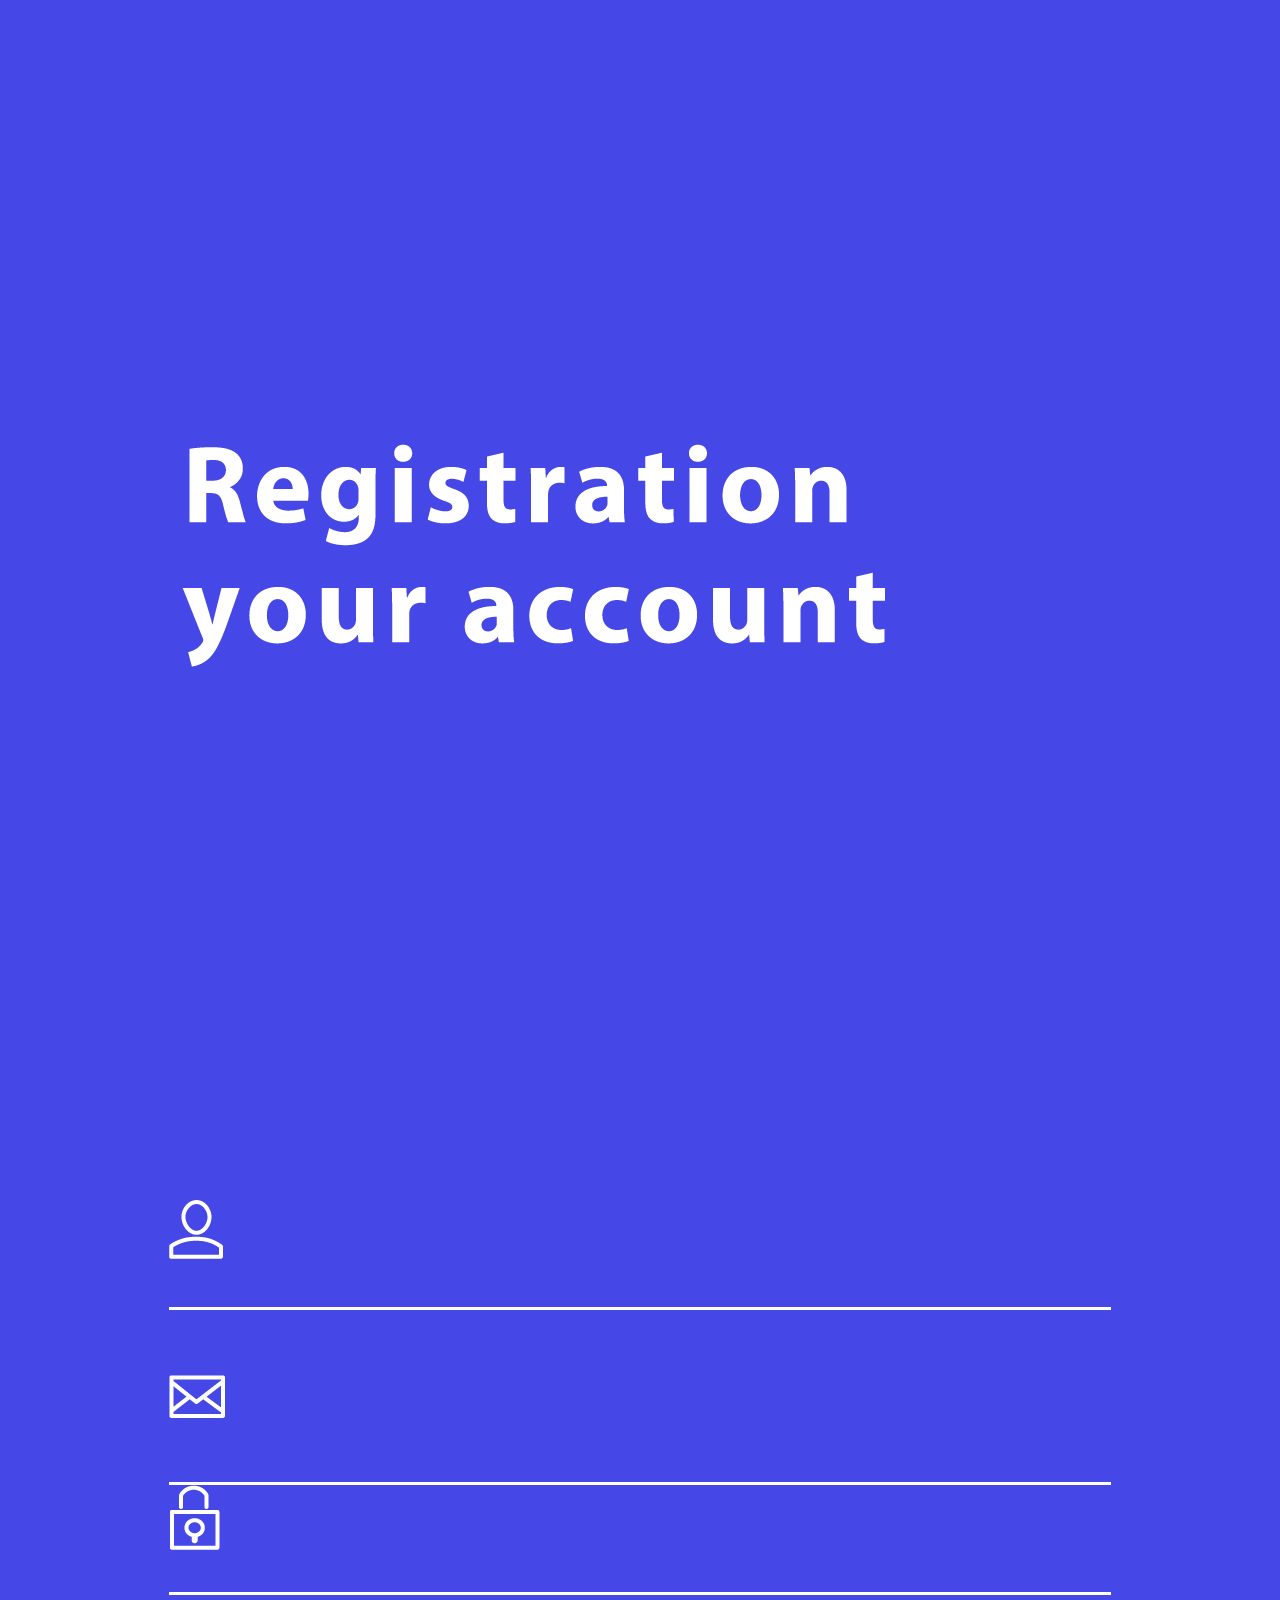
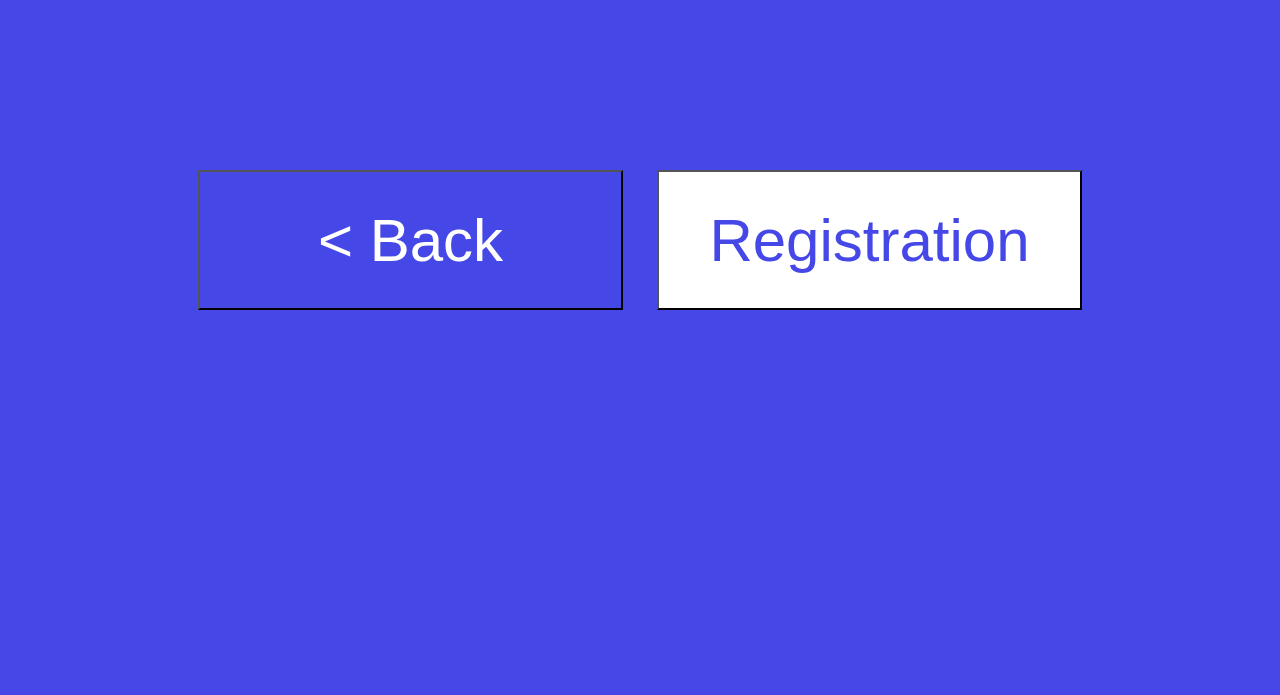
<file: html/check_create_account.html>
<!DOCTYPE html>
<HTML>
    <head>
        <meta charset="utf-8">
        <title>Check Create Acount | BioLabCorp</title>
        <link rel="stylesheet" href="css/check_create_account.css">
    </head>
    <body>
        <div id=checkCreateGroup>
            <div class="mainImage"><!--login_img/IN_0405.pngをCSSで指定--></div>

            <div class="textOutput">
                <!--ユーザーネームを表示(check_create_account.htmlで受け取った値はvalue)-->
                <input type="text" class="UserName" value="" readonly>
            </div>

            <div class="textOutput">
                <input type="email" class="email" value="" readonly> <!--メールアドレスを表示(check_create_account.htmlで受け取った値はvalue)-->

            <div class="textOutput">
                <!--パスワードを表示(check_create_account.htmlで受け取った値はvalue)-->
                <input type="password" class="password" value="" readonly>
            </div>

            <div class="moveButton">
                <button type="submit" class="back" onclick="location.href='create_account.html'">&lt; Back</button>
                <button type="submit" class="create" onclick="location.href='done_create_group.html'">Registration</button>
            </div>
        </div>
    </body>
    <footer>

    </footer>
</HTML>
</file>
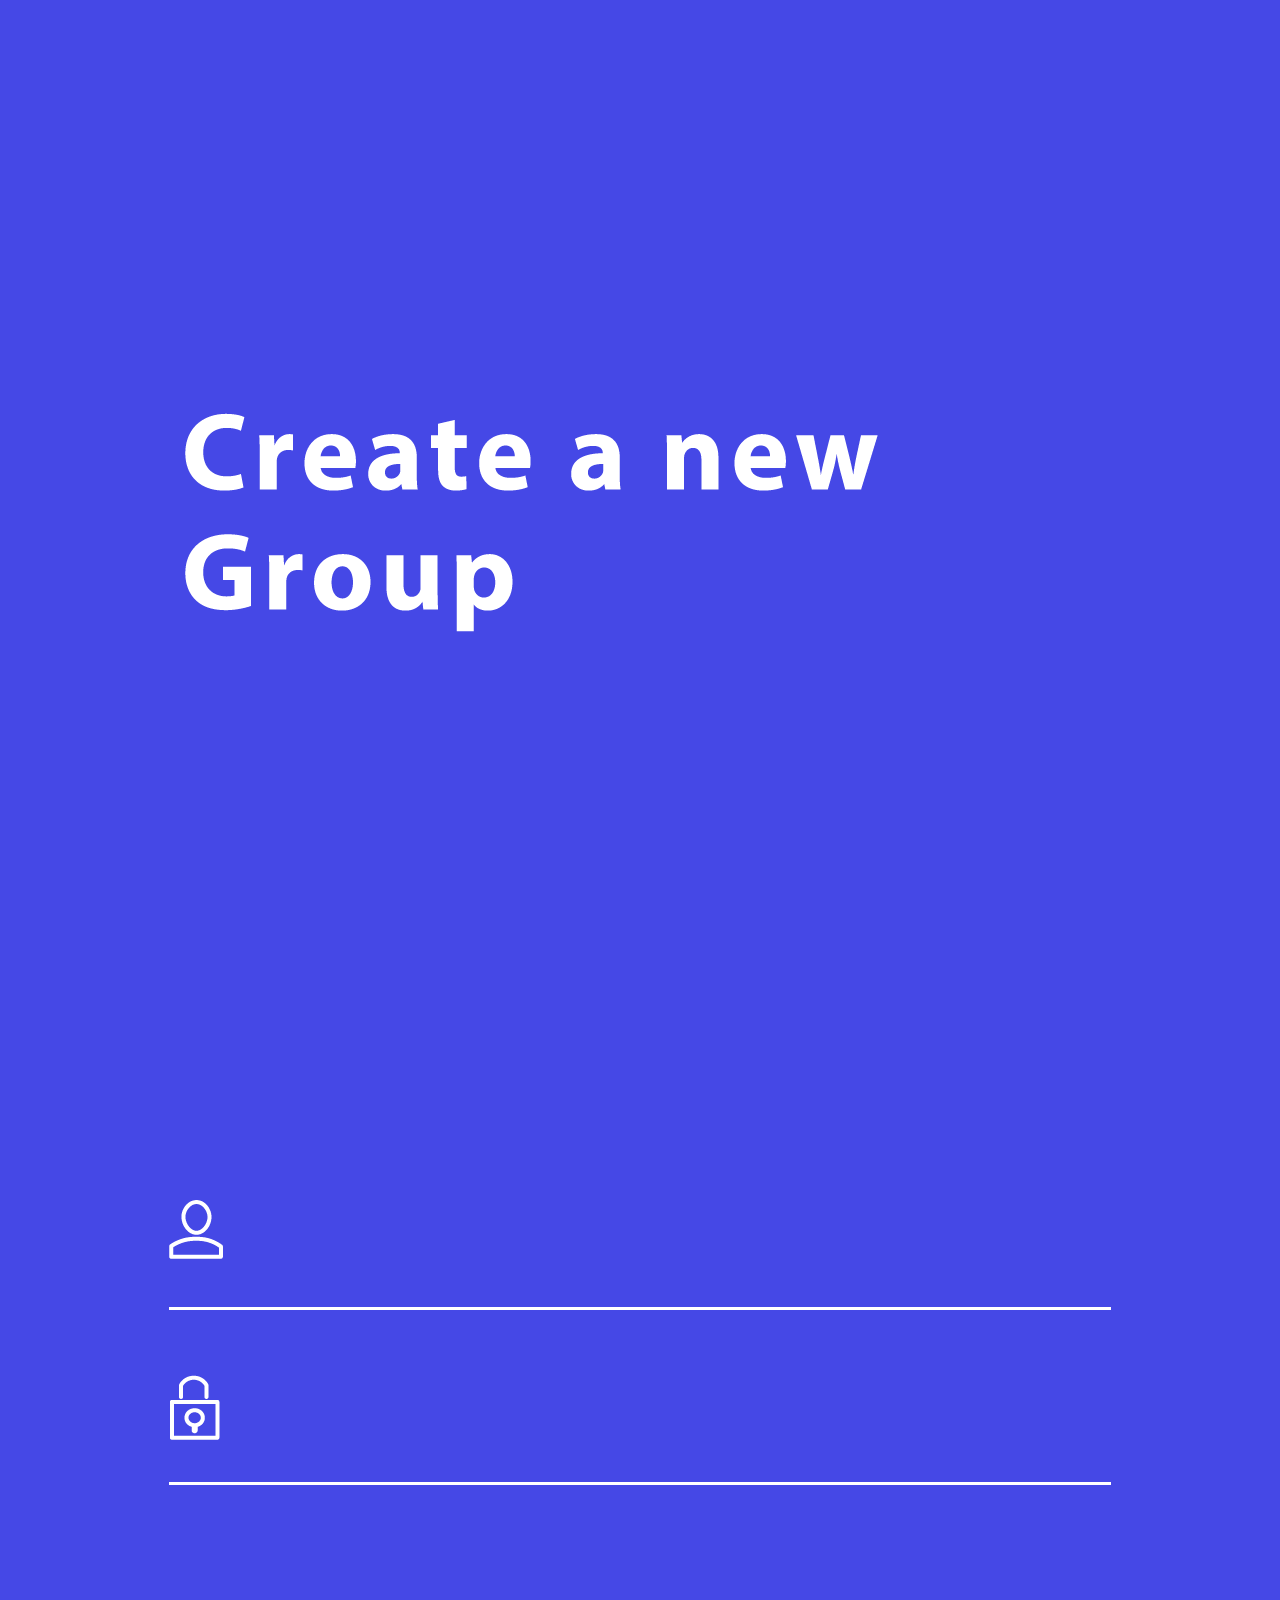
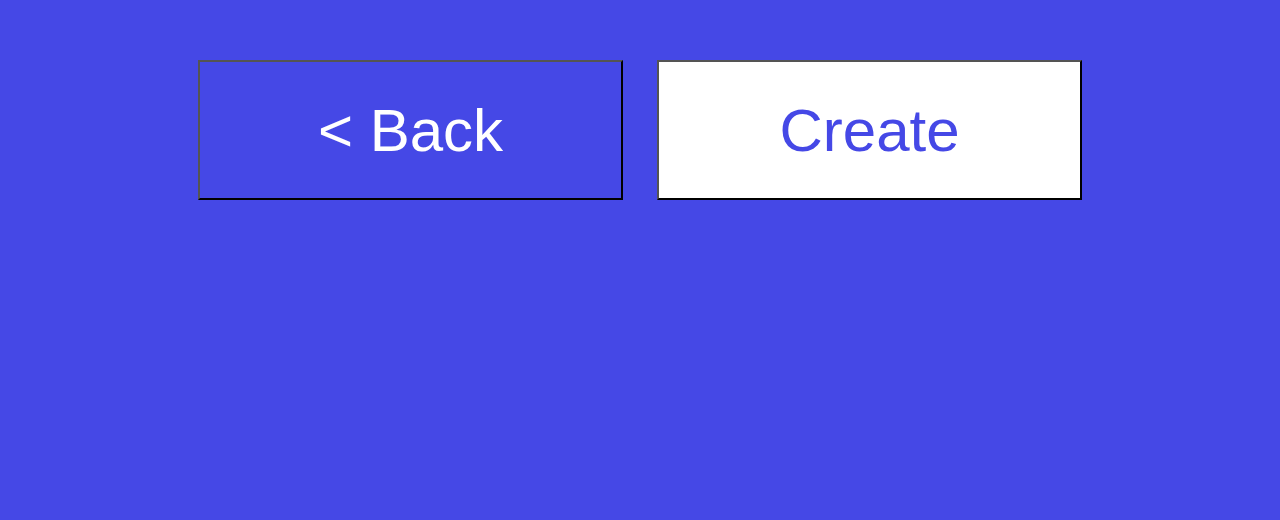
<file: html/check_create_group.html>
<!DOCTYPE html>
<HTML>
    <head>
        <meta charset="utf-8">
        <title>Check create group | BioLabCorp</title>
        <link rel="stylesheet" href="css/check_create_group.css">
    </head>
    <body>
        <div id=checkCreateGroup>
            <div class="mainImage"><!--login_img/IN_0405.pngをCSSで指定--></div>

            <div class="textOutput">
                <!--グループ名を表示(check_create_group.htmlで受け取った値はvalue)-->
                <input type="text" class="groupName" value="" readonly>
            </div>

            <div class="textOutput">
                <!--キーナンバーを表示(check_create_group.htmlで受け取った値はvalue)-->
                <input type="password" class="roomKeyNumber" value="" readonly>
            </div>

            <div class="moveButton">
                <button type="submit" class="back" onclick="location.href='create_group.html'">&lt; Back</button>
                <button type="submit" class="create" onclick="location.href='done_create_group.html'">Create</button>
            </div>
        </div>
    </body>
    <footer>

    </footer>
</HTML>
</file>
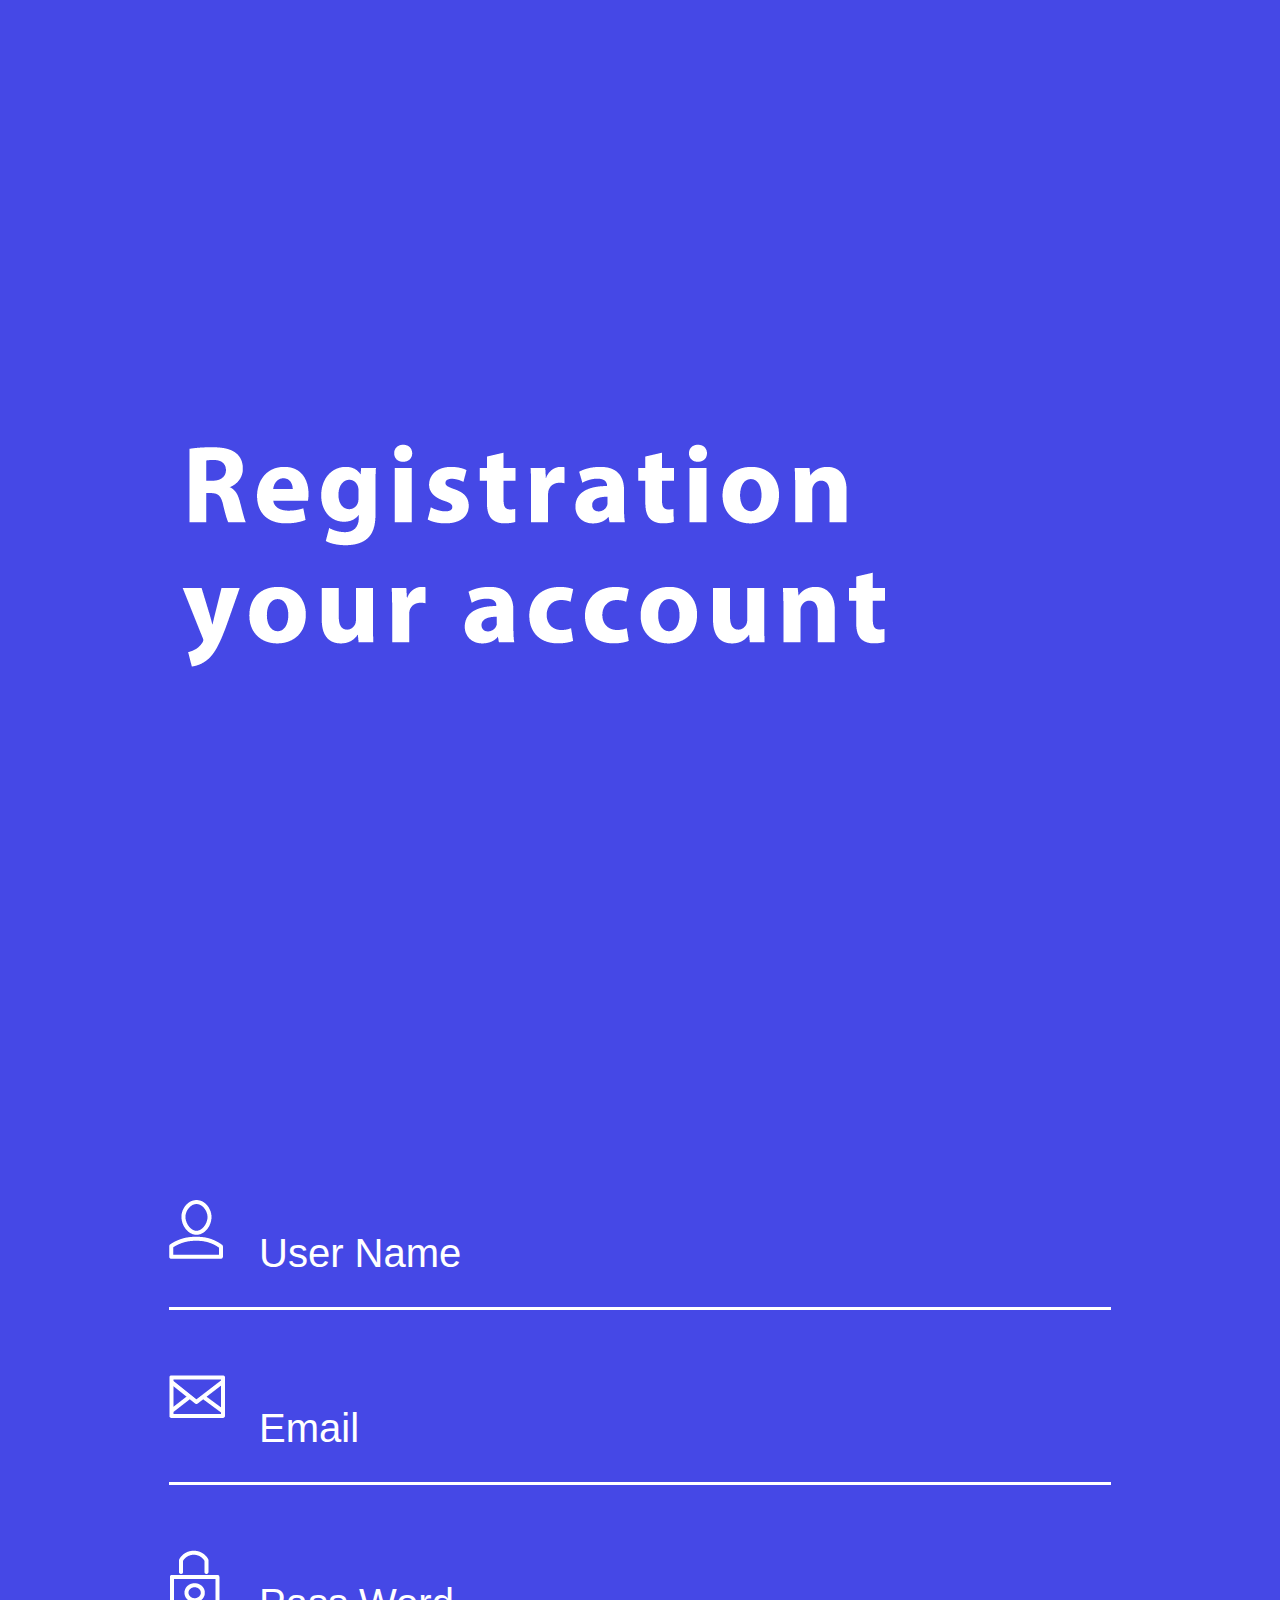
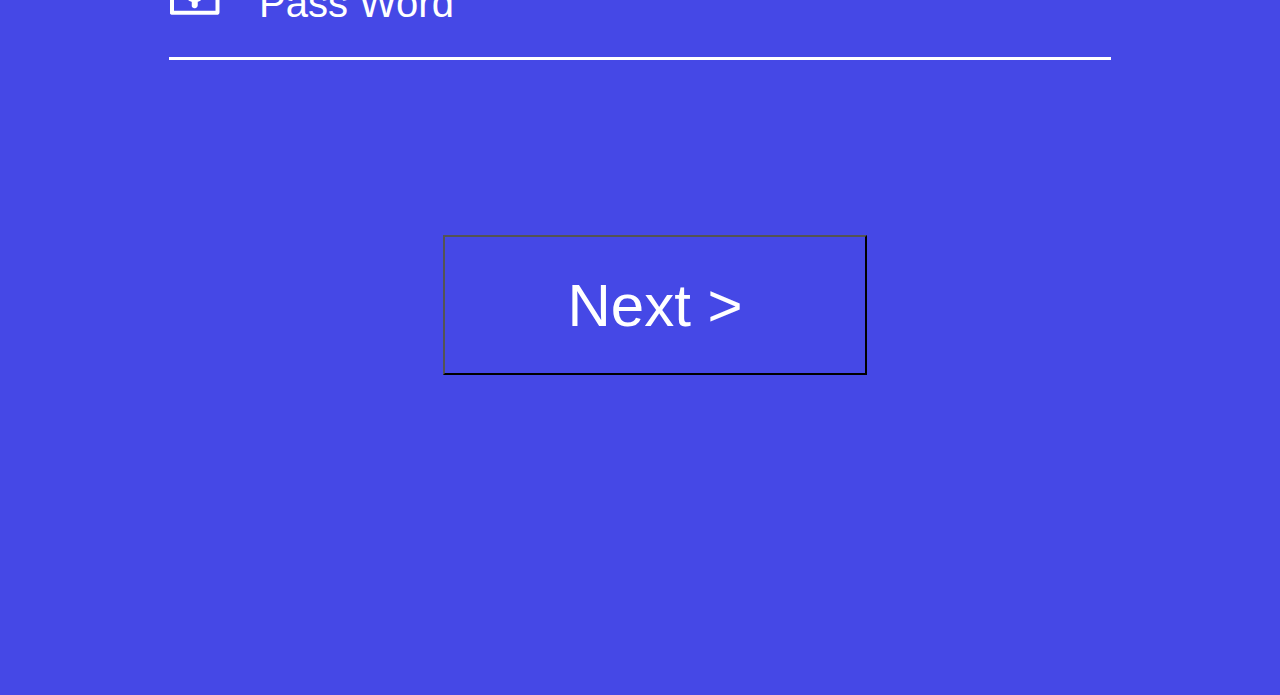
<file: html/create_account.html>
<!DOCTYPE html>
<HTML>
    <head>
        <meta charset="utf-8">
        <title>Create Account | BioLabCorp</title>
        <link rel="stylesheet" href="css/create_account.css">
    </head>
    <body>
        <div id=CreateGroup>
            <div class="mainImage"><!--login_img/IN_0405.pngをCSSで指定--></div>

			<form action="../cgi-bin/check_create_account.py" method="POST">
				<div class="textInput">
					<input class="username" type="text" placeholder="User Name" name="UserName">  <!--ユーザ名(groupName)を格納する-->
				</div>

				<div class="textInput">
					<input class="email" type="email" placeholder="Email" name="EMail"> <!--メールアドレス (mail)を格納する-->
				</div>

				<div class="textInput">
					<input class="password" type="password" placeholder="Pass Word" name="PassWord"> <!--パスワード(password)を格納する-->
				</div>

				<div class="moveButton">
					<button type="submit" class="next">Next &gt;</button>
				</div>
			</form>
        </div>
    </body>
    <footer>

    </footer>
</HTML>
</file>
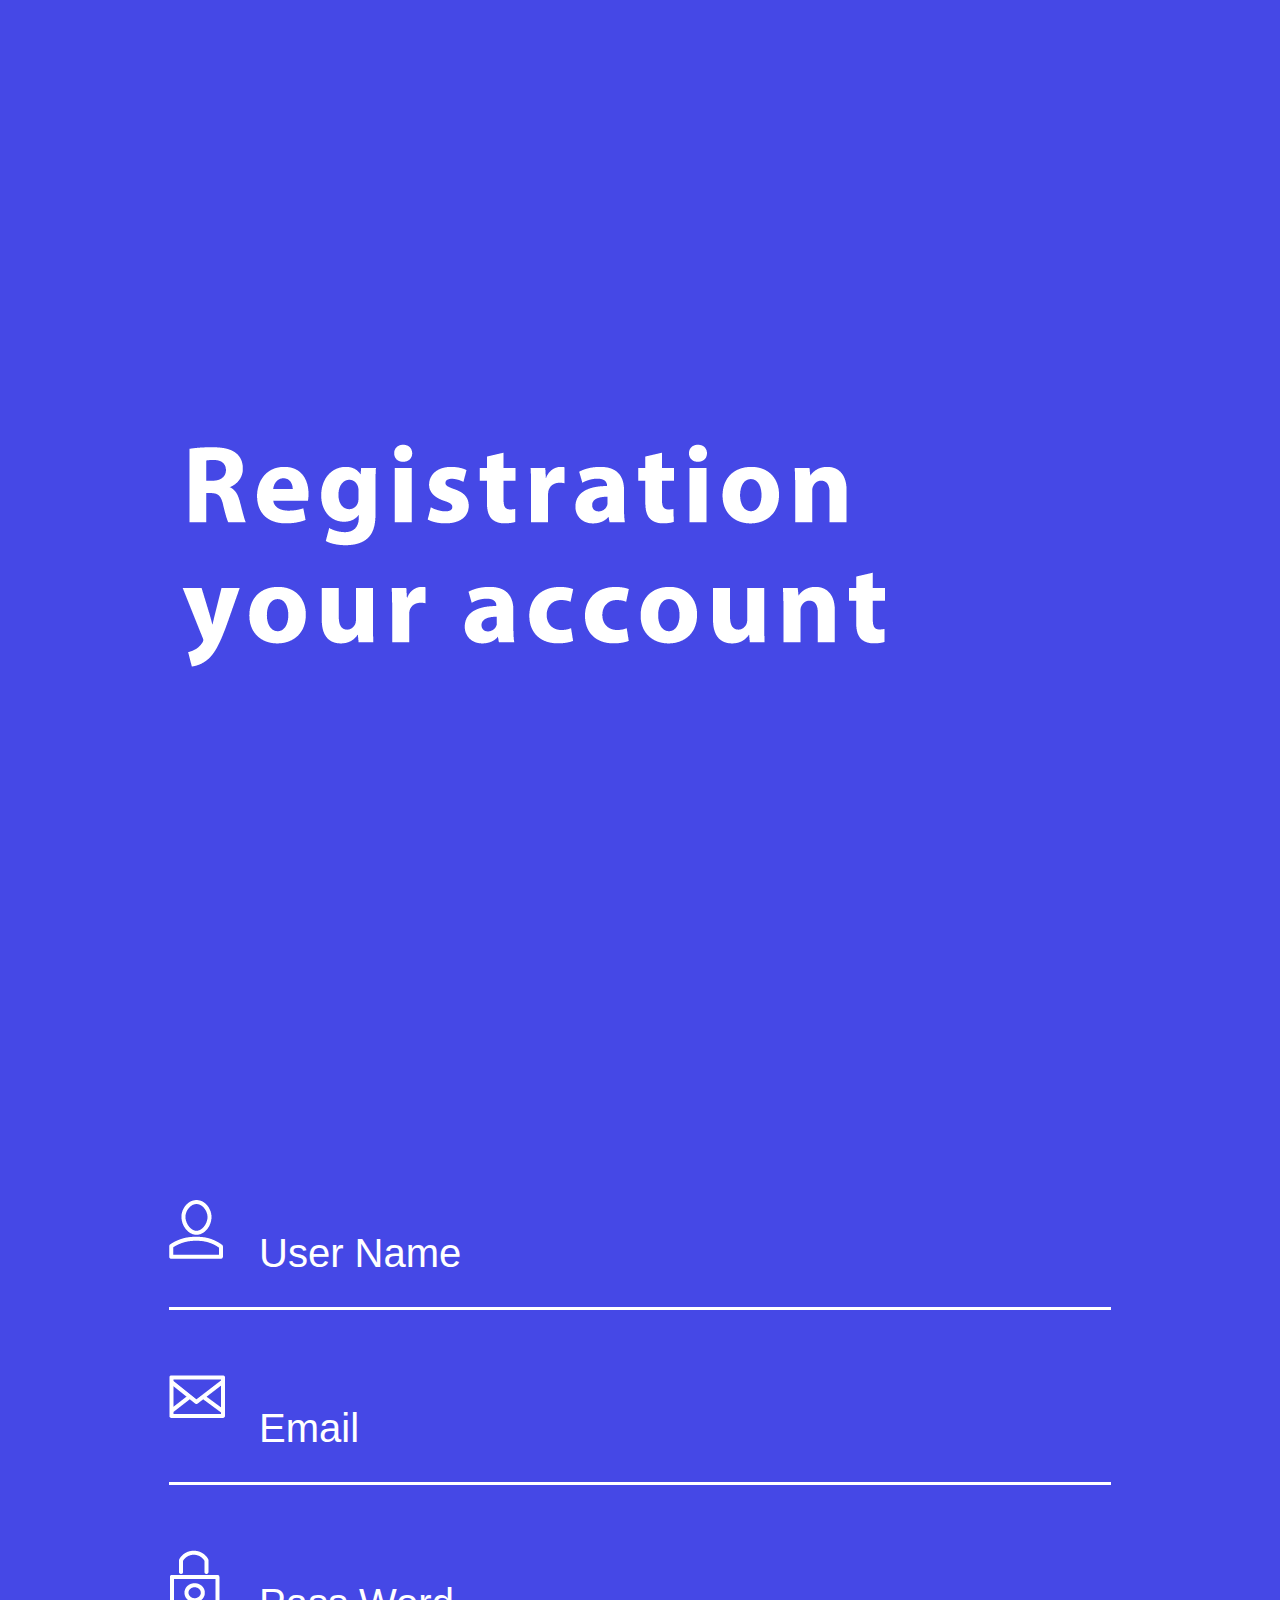
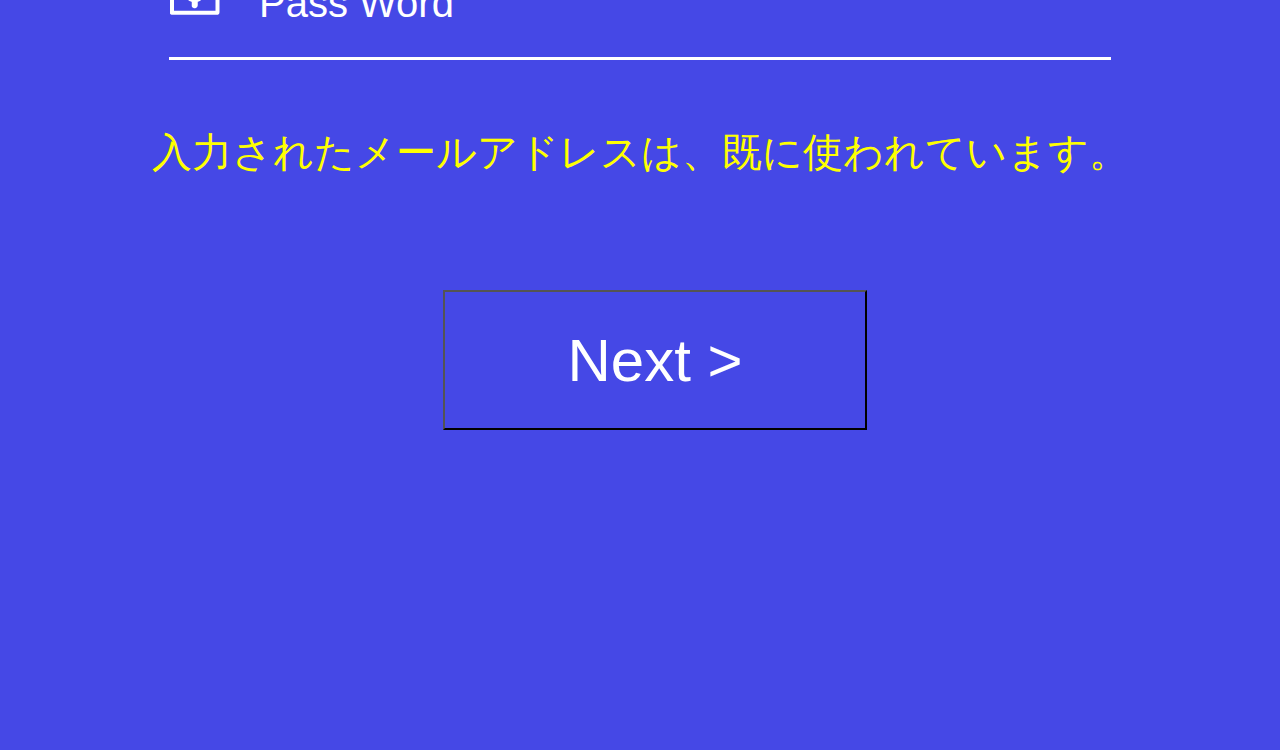
<file: html/create_account_error_1.html>
<!DOCTYPE html>
<HTML>
    <head>
        <meta charset="utf-8">
        <title>Create Account | BioLabCorp</title>
        <link rel="stylesheet" href="css/create_account_error.css">
    </head>
    <body>
        <div id=CreateGroup>
            <div class="mainImage"><!--login_img/IN_0405.pngをCSSで指定--></div>

			<form action="../cgi-bin/check_create_account.py" method="POST">
				<div class="textInput">
					<input class="username" type="text" placeholder="User Name" name="UserName">  <!--ユーザ名(groupName)を格納する-->
				</div>

				<div class="textInput">
					<input class="email" type="email" placeholder="Email" name="EMail"> <!--メールアドレス (mail)を格納する-->
				</div>

				<div class="textInput">
					<input class="password" type="password" placeholder="Pass Word" name="PassWord"> <!--パスワード(password)を格納する-->
				</div>

				<div class="errorMessage">
					入力されたメールアドレスは、既に使われています。
				</div>

				<div class="moveButton">
					<button type="submit" class="next">Next &gt;</button>
				</div>
			</form>
        </div>
    </body>
    <footer>

    </footer>
</HTML>
</file>
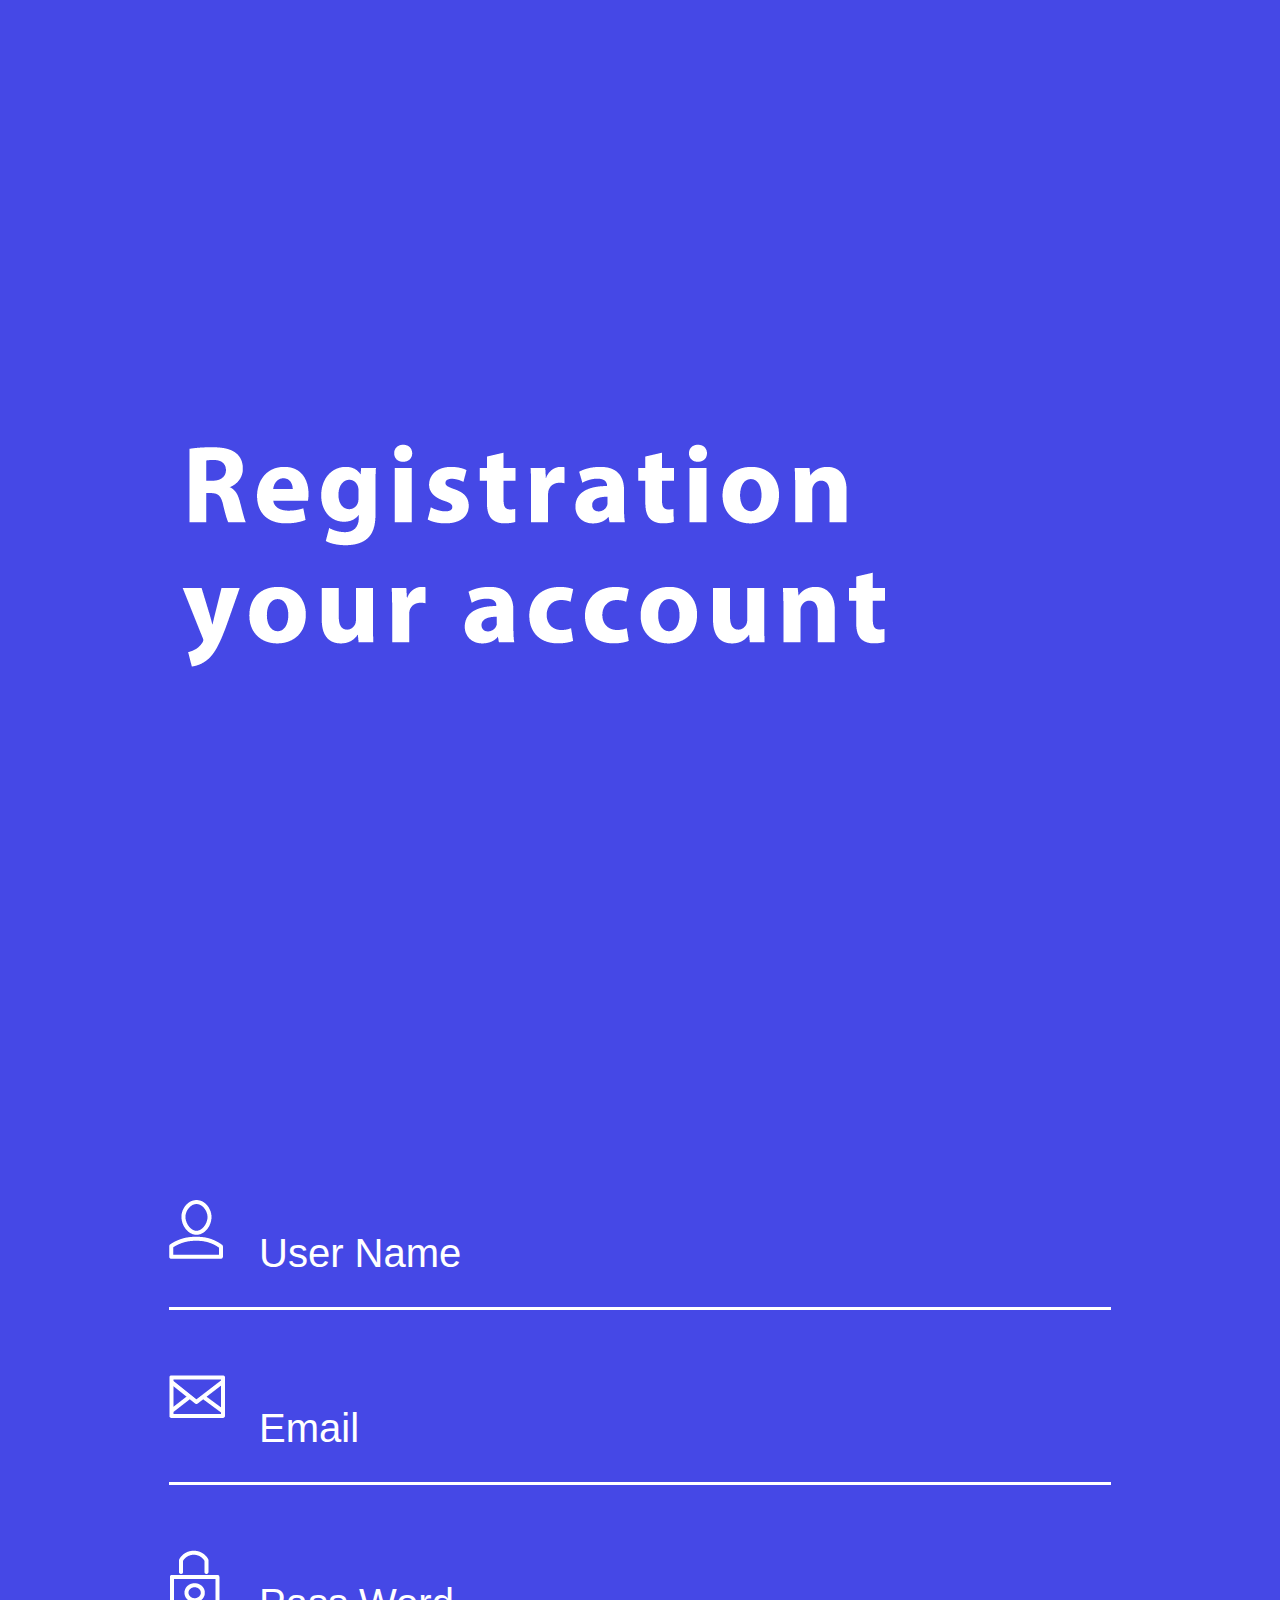
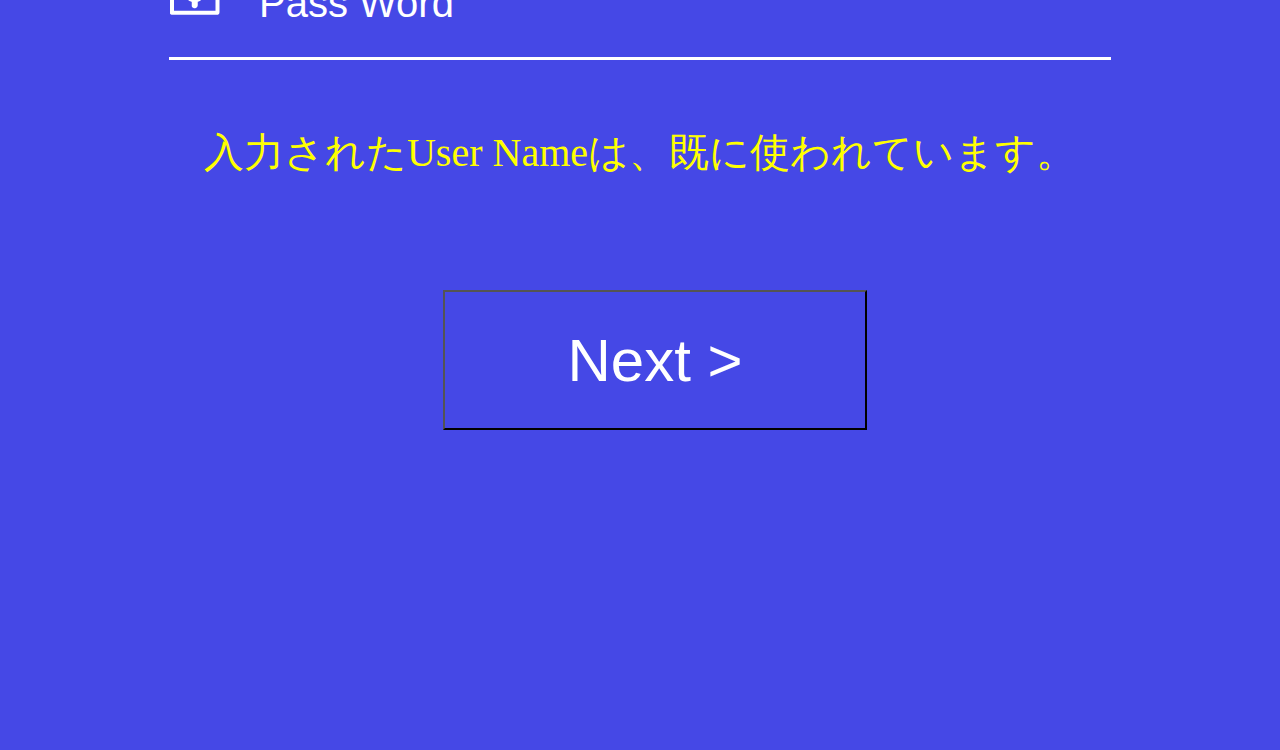
<file: html/create_account_error_2.html>
<!DOCTYPE html>
<HTML>
    <head>
        <meta charset="utf-8">
        <title>Create Account | BioLabCorp</title>
        <link rel="stylesheet" href="css/create_account_error.css">
    </head>
    <body>
        <div id=CreateGroup>
            <div class="mainImage"><!--login_img/IN_0405.pngをCSSで指定--></div>

			<form action="../cgi-bin/check_create_account.py" method="POST">
				<div class="textInput">
					<input class="username" type="text" placeholder="User Name" name="UserName">  <!--ユーザ名(groupName)を格納する-->
				</div>

				<div class="textInput">
					<input class="email" type="email" placeholder="Email" name="EMail"> <!--メールアドレス (mail)を格納する-->
				</div>

				<div class="textInput">
					<input class="password" type="password" placeholder="Pass Word" name="PassWord"> <!--パスワード(password)を格納する-->
				</div>

				<div class="errorMessage">
					入力されたUser Nameは、既に使われています。
				</div>

				<div class="moveButton">
					<button type="submit" class="next">Next &gt;</button>
				</div>
			</form>
        </div>
    </body>
    <footer>

    </footer>
</HTML>
</file>
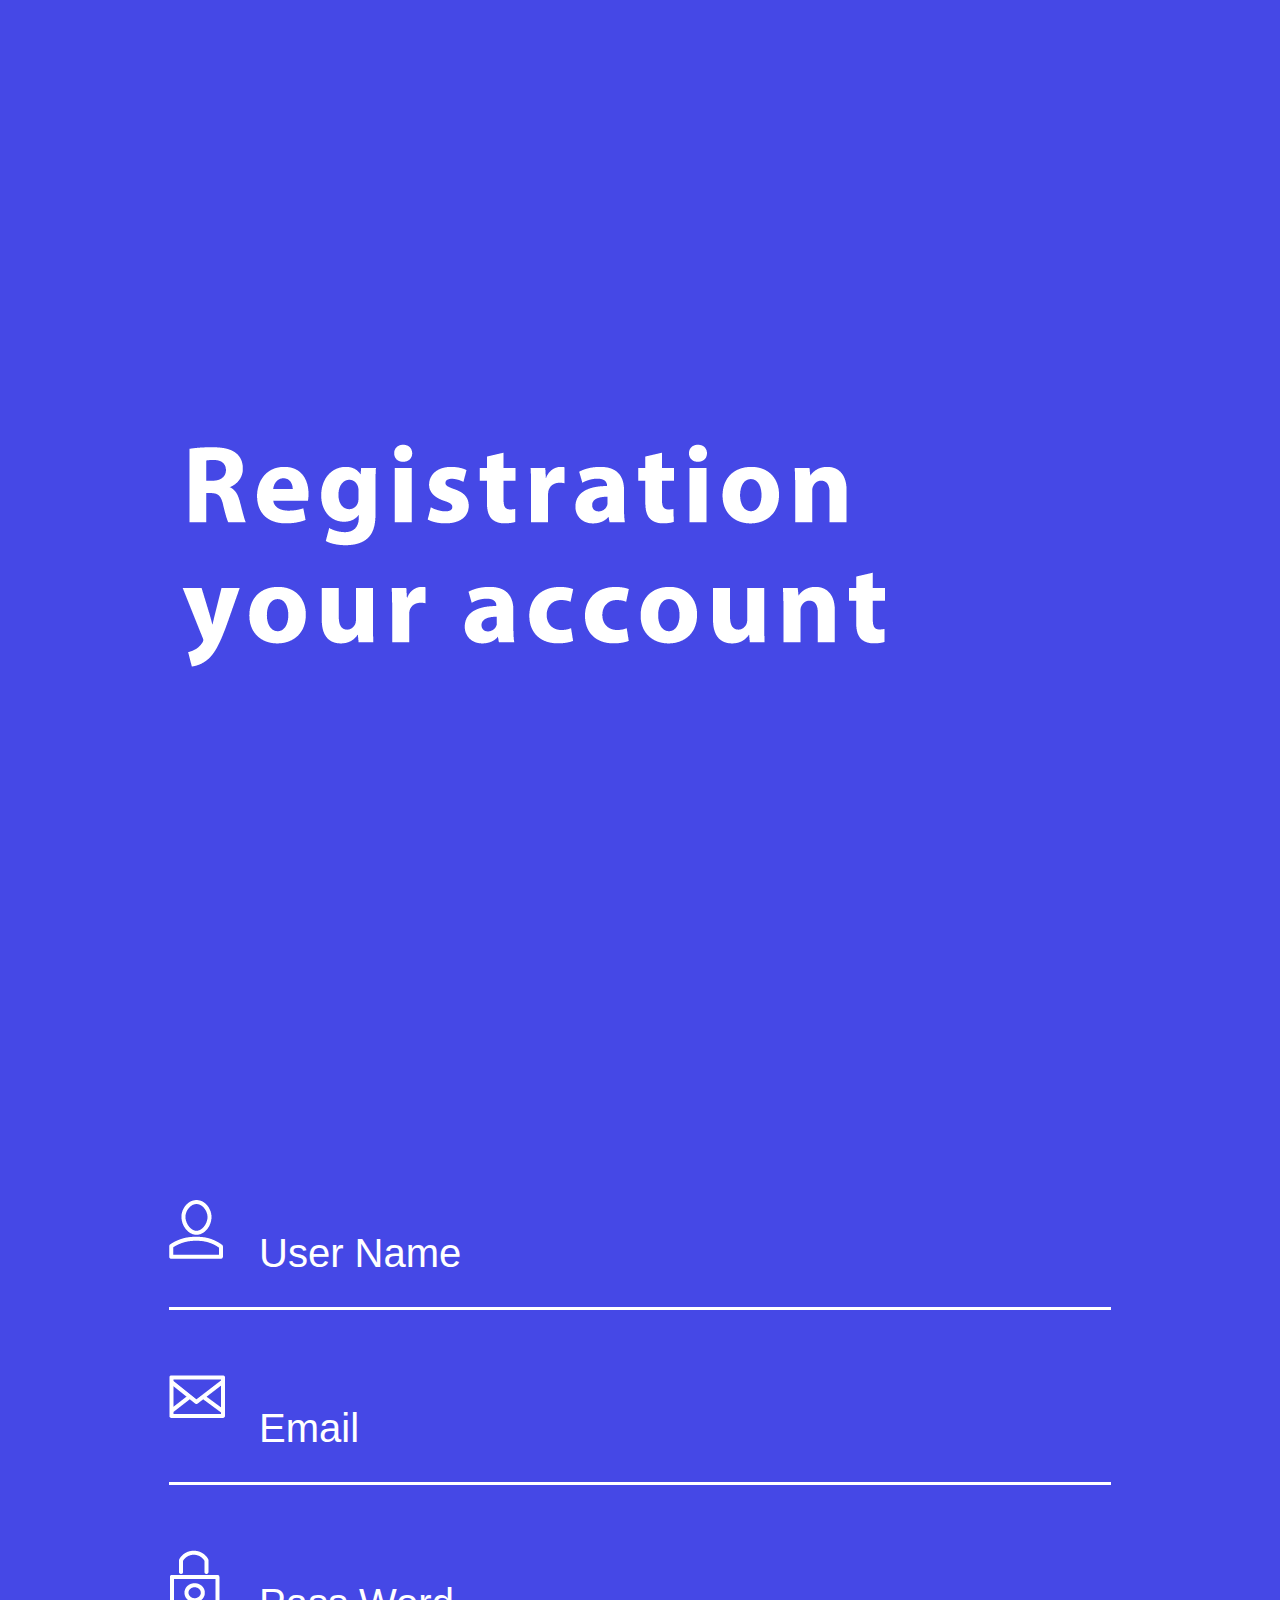
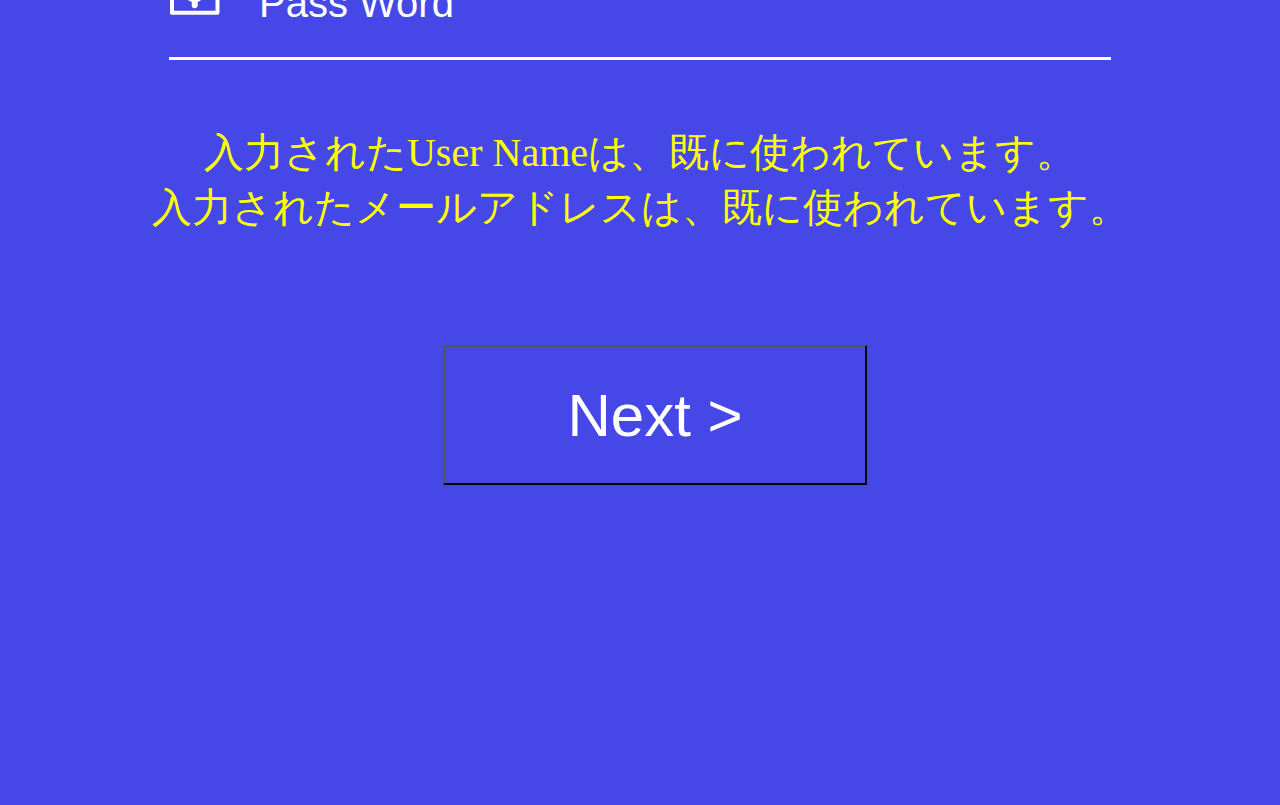
<file: html/create_account_error_3.html>
<!DOCTYPE html>
<HTML>
    <head>
        <meta charset="utf-8">
        <title>Create Account | BioLabCorp</title>
        <link rel="stylesheet" href="css/create_account_error.css">
    </head>
    <body>
        <div id=CreateGroup>
            <div class="mainImage"><!--login_img/IN_0405.pngをCSSで指定--></div>

			<form action="../cgi-bin/check_create_account.py" method="POST">
				<div class="textInput">
					<input class="username" type="text" placeholder="User Name" name="UserName">  <!--ユーザ名(groupName)を格納する-->
				</div>

				<div class="textInput">
					<input class="email" type="email" placeholder="Email" name="EMail"> <!--メールアドレス (mail)を格納する-->
				</div>

				<div class="textInput">
					<input class="password" type="password" placeholder="Pass Word" name="PassWord"> <!--パスワード(password)を格納する-->
				</div>

				<div class="errorMessage">
					入力されたUser Nameは、既に使われています。<br>
					入力されたメールアドレスは、既に使われています。
				</div>

				<div class="moveButton">
					<button type="submit" class="next">Next &gt;</button>
				</div>
			</form>
        </div>
    </body>
    <footer>

    </footer>
</HTML>
</file>
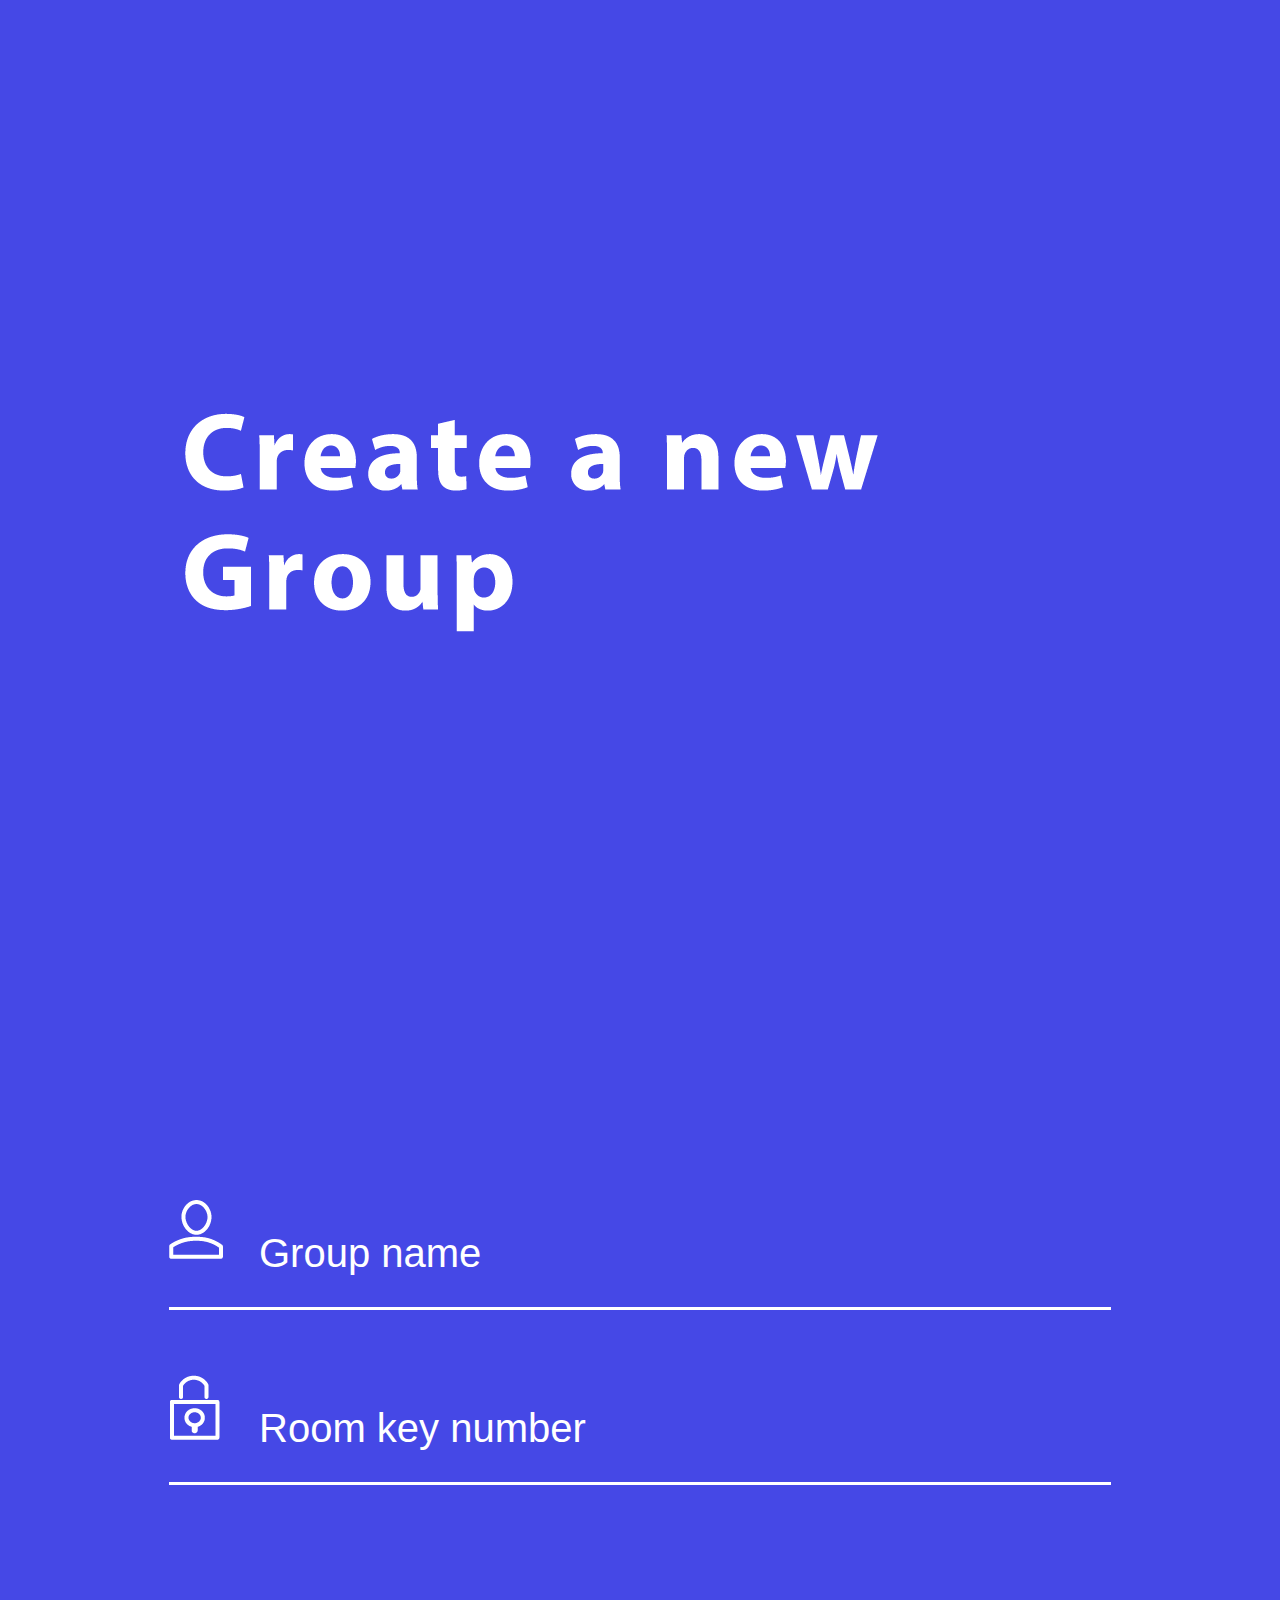
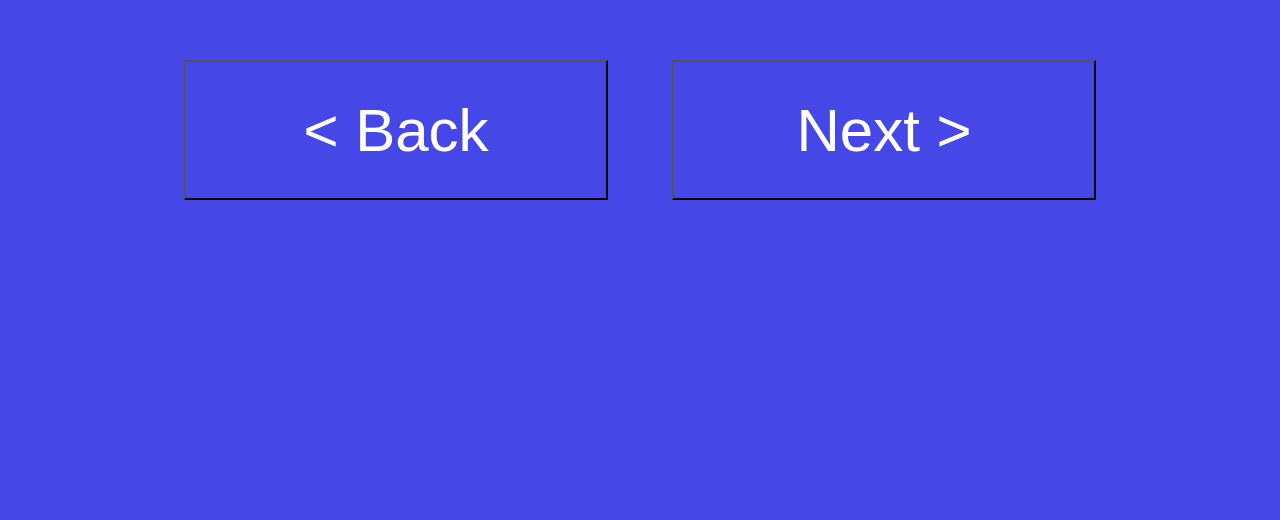
<file: html/create_group.html>
<!DOCTYPE html>
<HTML>
    <head>
        <meta charset="utf-8">
        <title>Create group | BioLabCorp</title>
        <link rel="stylesheet" href="css/create_group.css">
    </head>
    <body>
        <div id=CreateGroup>
            <div class="mainImage"><!--login_img/IN_0405.pngをCSSで指定--></div>

			<form action="../cgi-bin/check_create_group.py" method="POST">
				<div class="textInput">
					<input class="groupName" type="text" placeholder="Group name" name="groupName">  <!--グループ名(groupName)を格納する-->
				</div>

				<div class="textInput">
					<input class="roomKeyNumber" type="password" placeholder="Room key number" name="keyNumber"> <!--キーナンバー(roomKeyNumber)を格納する-->
				</div>

				<div class="moveButton">
					<button type="submit" class="back" onclick="location.href='select_menu.html'">&lt; Back</button>   <!--リンクを追加-->
					<button type="submit" class="next">Next &gt;</button>
				</div>
			</form>
        </div>
    </body>
    <footer>

    </footer>
</HTML>
</file>
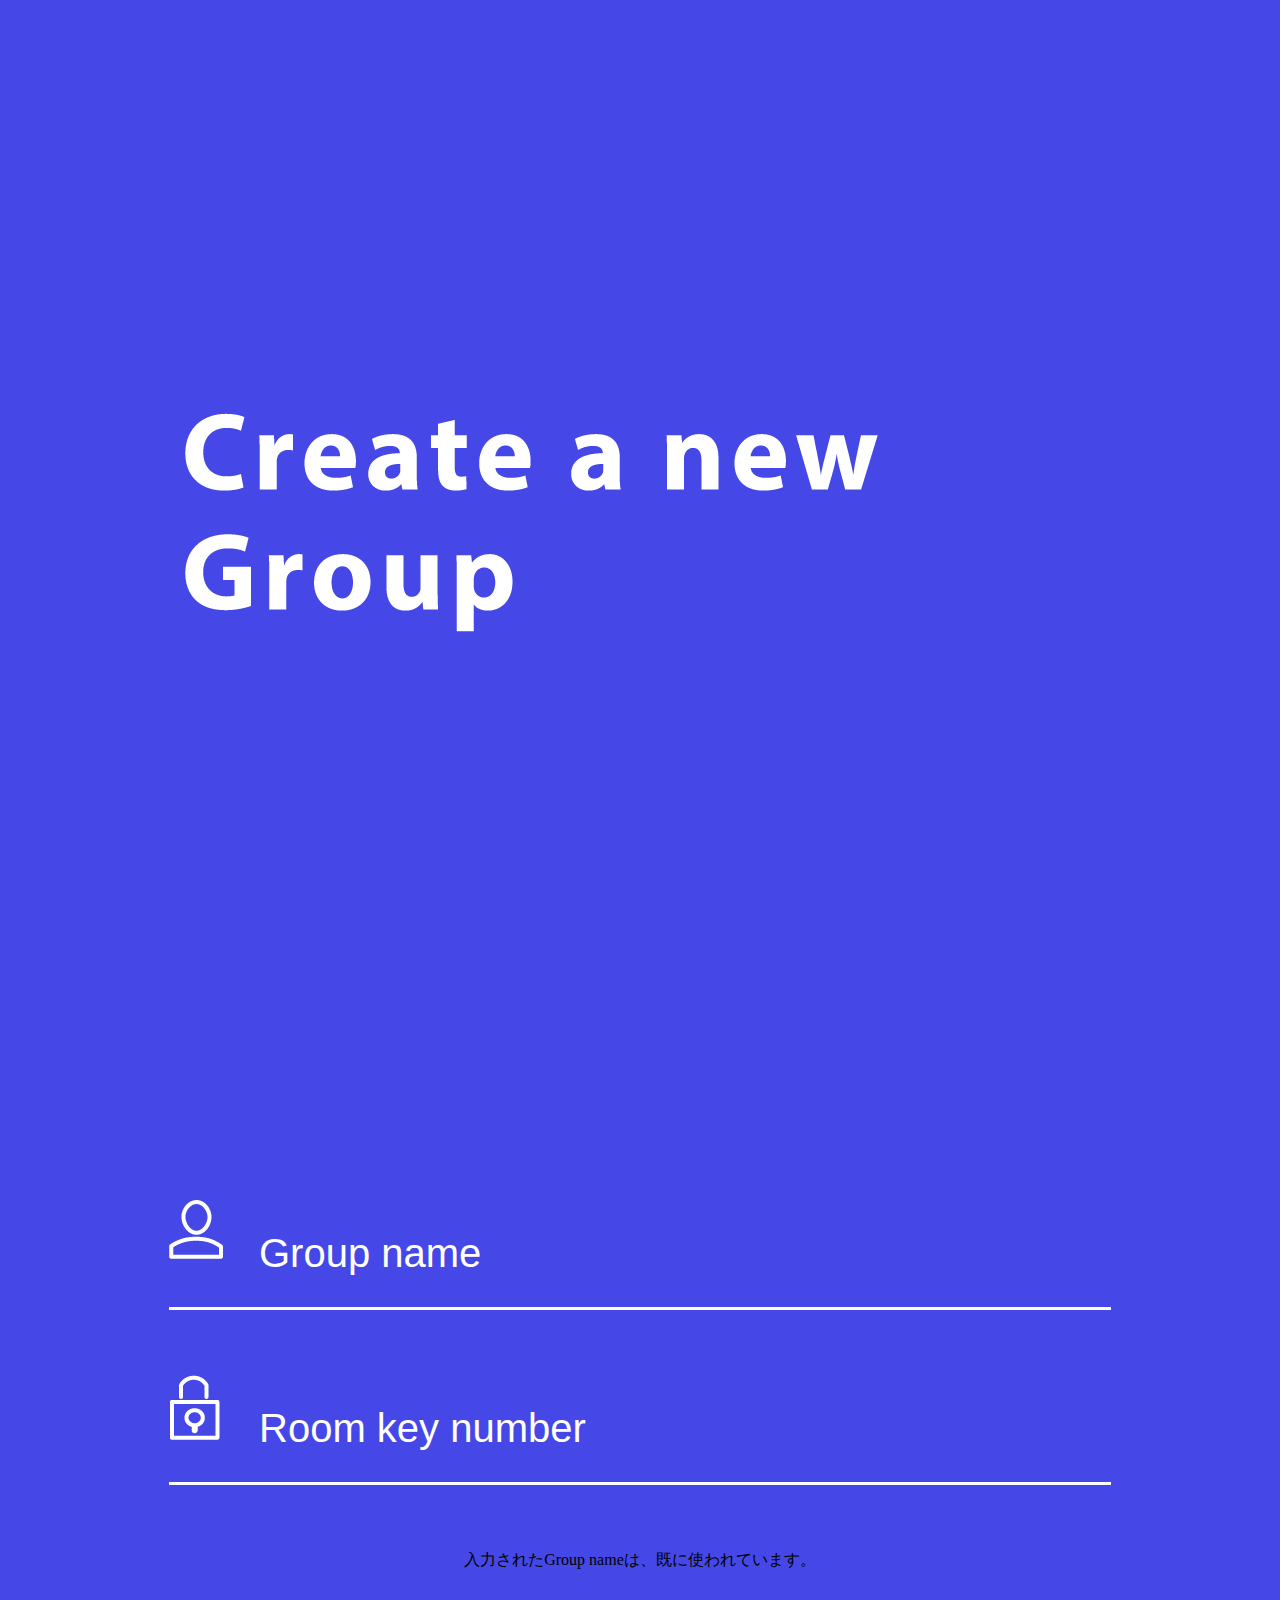
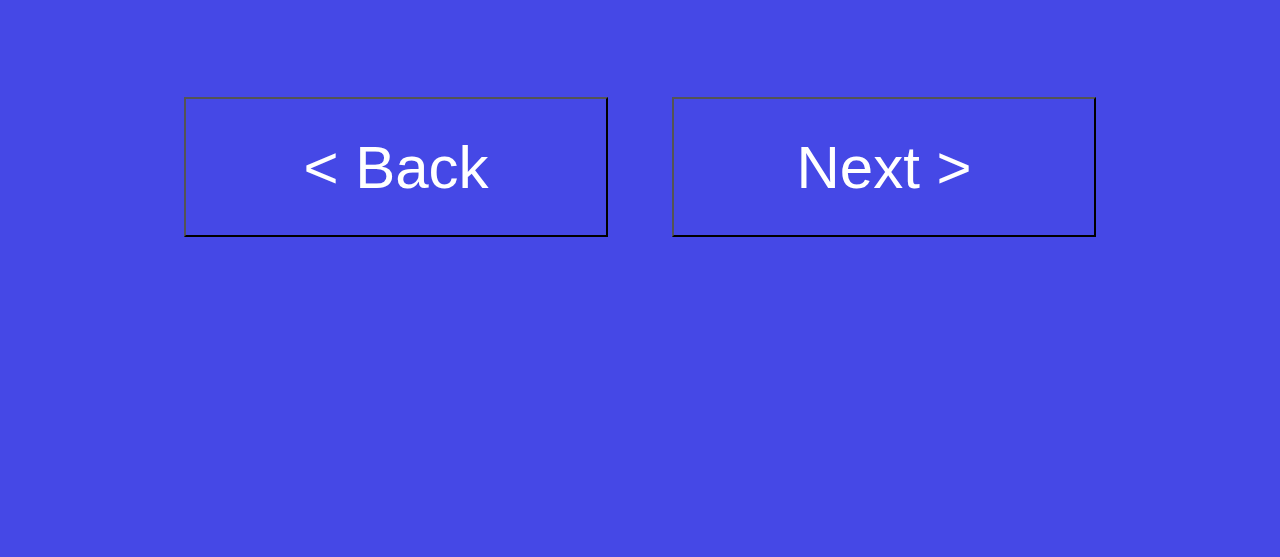
<file: html/create_group_error.html>
<!DOCTYPE html>
<HTML>
    <head>
        <meta charset="utf-8">
        <title>Create group | BioLabCorp</title>
        <link rel="stylesheet" href="css/create_group_error.css">
    </head>
    <body>
        <div id=CreateGroup>
            <div class="mainImage"><!--login_img/IN_0405.pngをCSSで指定--></div>

			<form action="../cgi-bin/check_create_group.py" method="POST">
				<div class="textInput">
					<input class="groupName" type="text" placeholder="Group name" name="groupName">  <!--グループ名(groupName)を格納する-->
				</div>

				<div class="textInput">
					<input class="roomKeyNumber" type="password" placeholder="Room key number" name="keyNumber"> <!--キーナンバー(roomKeyNumber)を格納する-->
				</div>

				<p class=error_massage>入力されたGroup nameは、既に使われています。</p>

				<div class="moveButton">
					<button type="submit" class="back" onclick="location.href='select_menu.html'">&lt; Back</button>   <!--リンクを追加-->
					<button type="submit" class="next">Next &gt;</button>
				</div>
			</form>
        </div>
    </body>
    <footer>

    </footer>
</HTML>
</file>
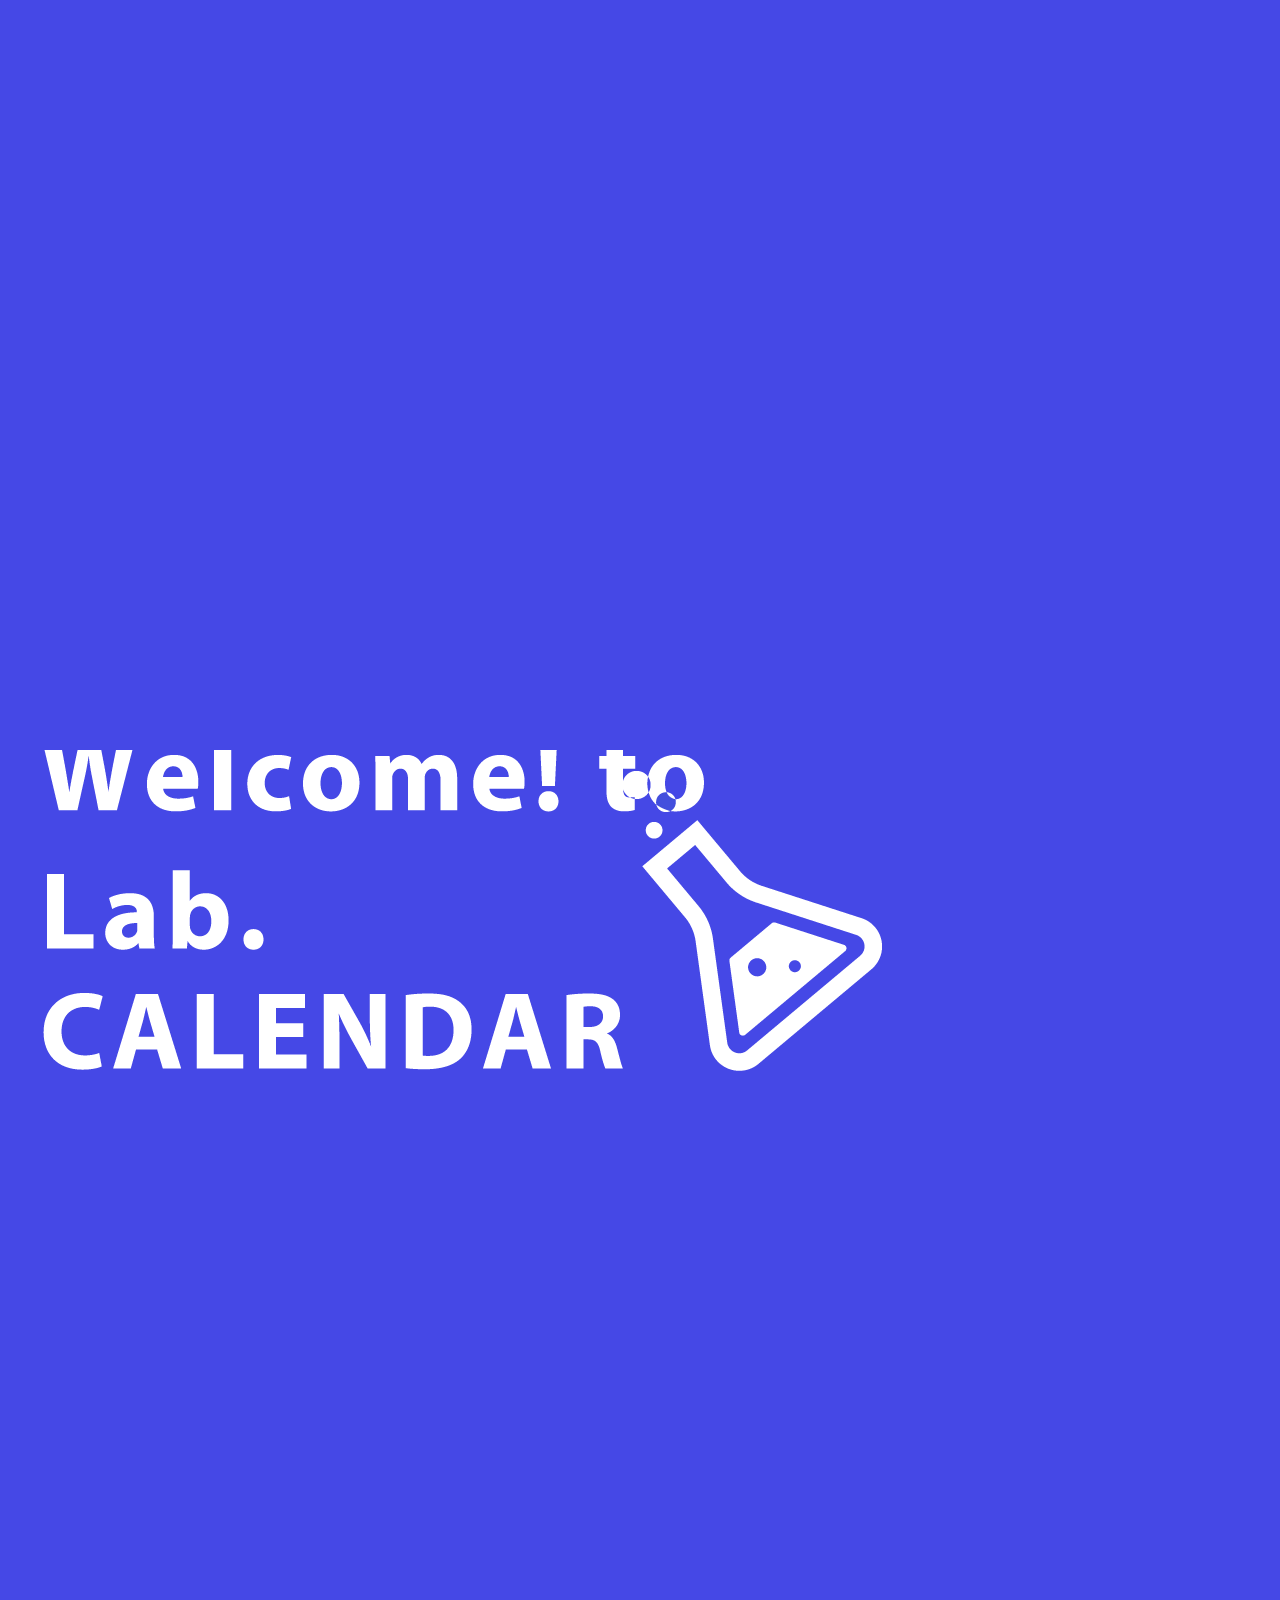
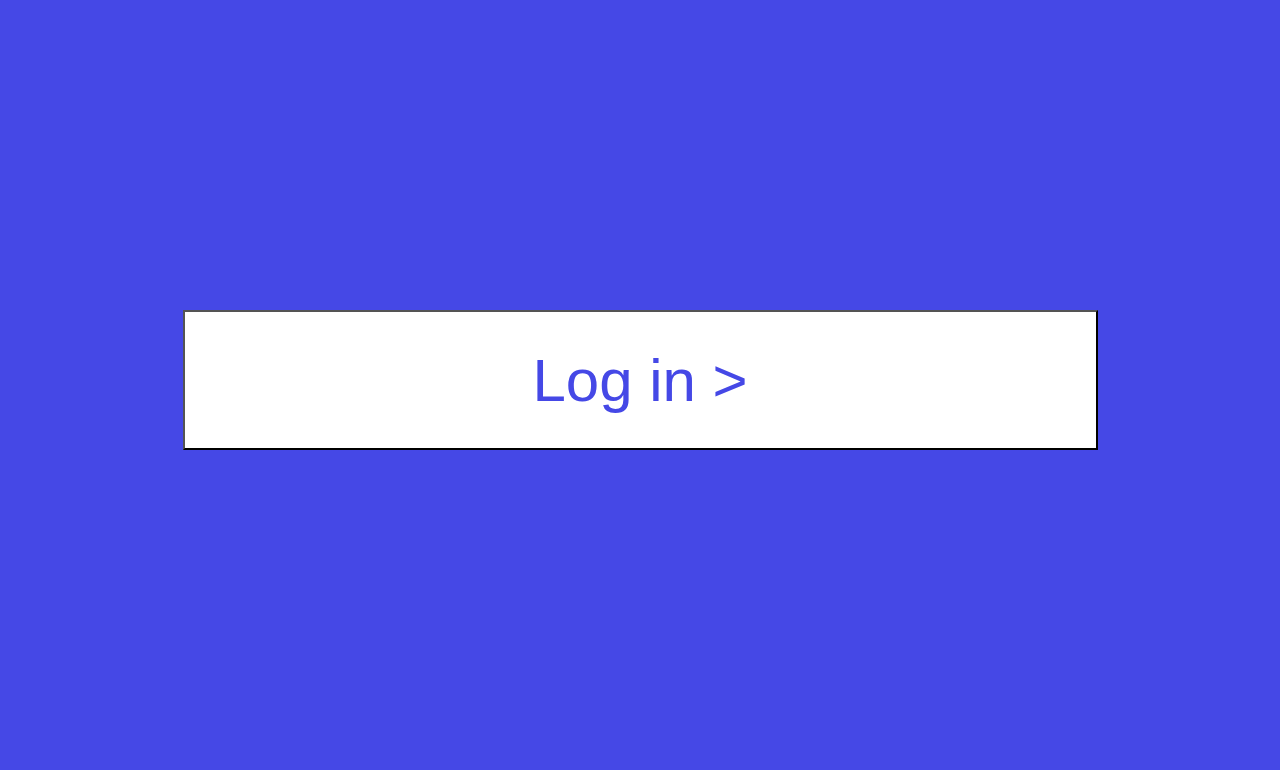
<file: html/done_create_acount.html>
<!DOCTYPE html>
<HTML>
    <head>
        <meta charset="utf-8">
        <title>Done Create Account | BioLabCorp</title>
        <link rel="stylesheet" href="css/done_create_account.css">
    </head>
    <body>
        <div id=checkCreateaccount>
            <div class="mainImage"><!--login_img/IN_06.pngをCSSで指定--></div>

            <div class="moveButton">
                <button type="submit" class="create" onclic="location.href='select_menu.html'">Log in &gt;</button>
            </div>
        </div>
    </body>
    <footer>

    </footer>
</HTML>
</file>
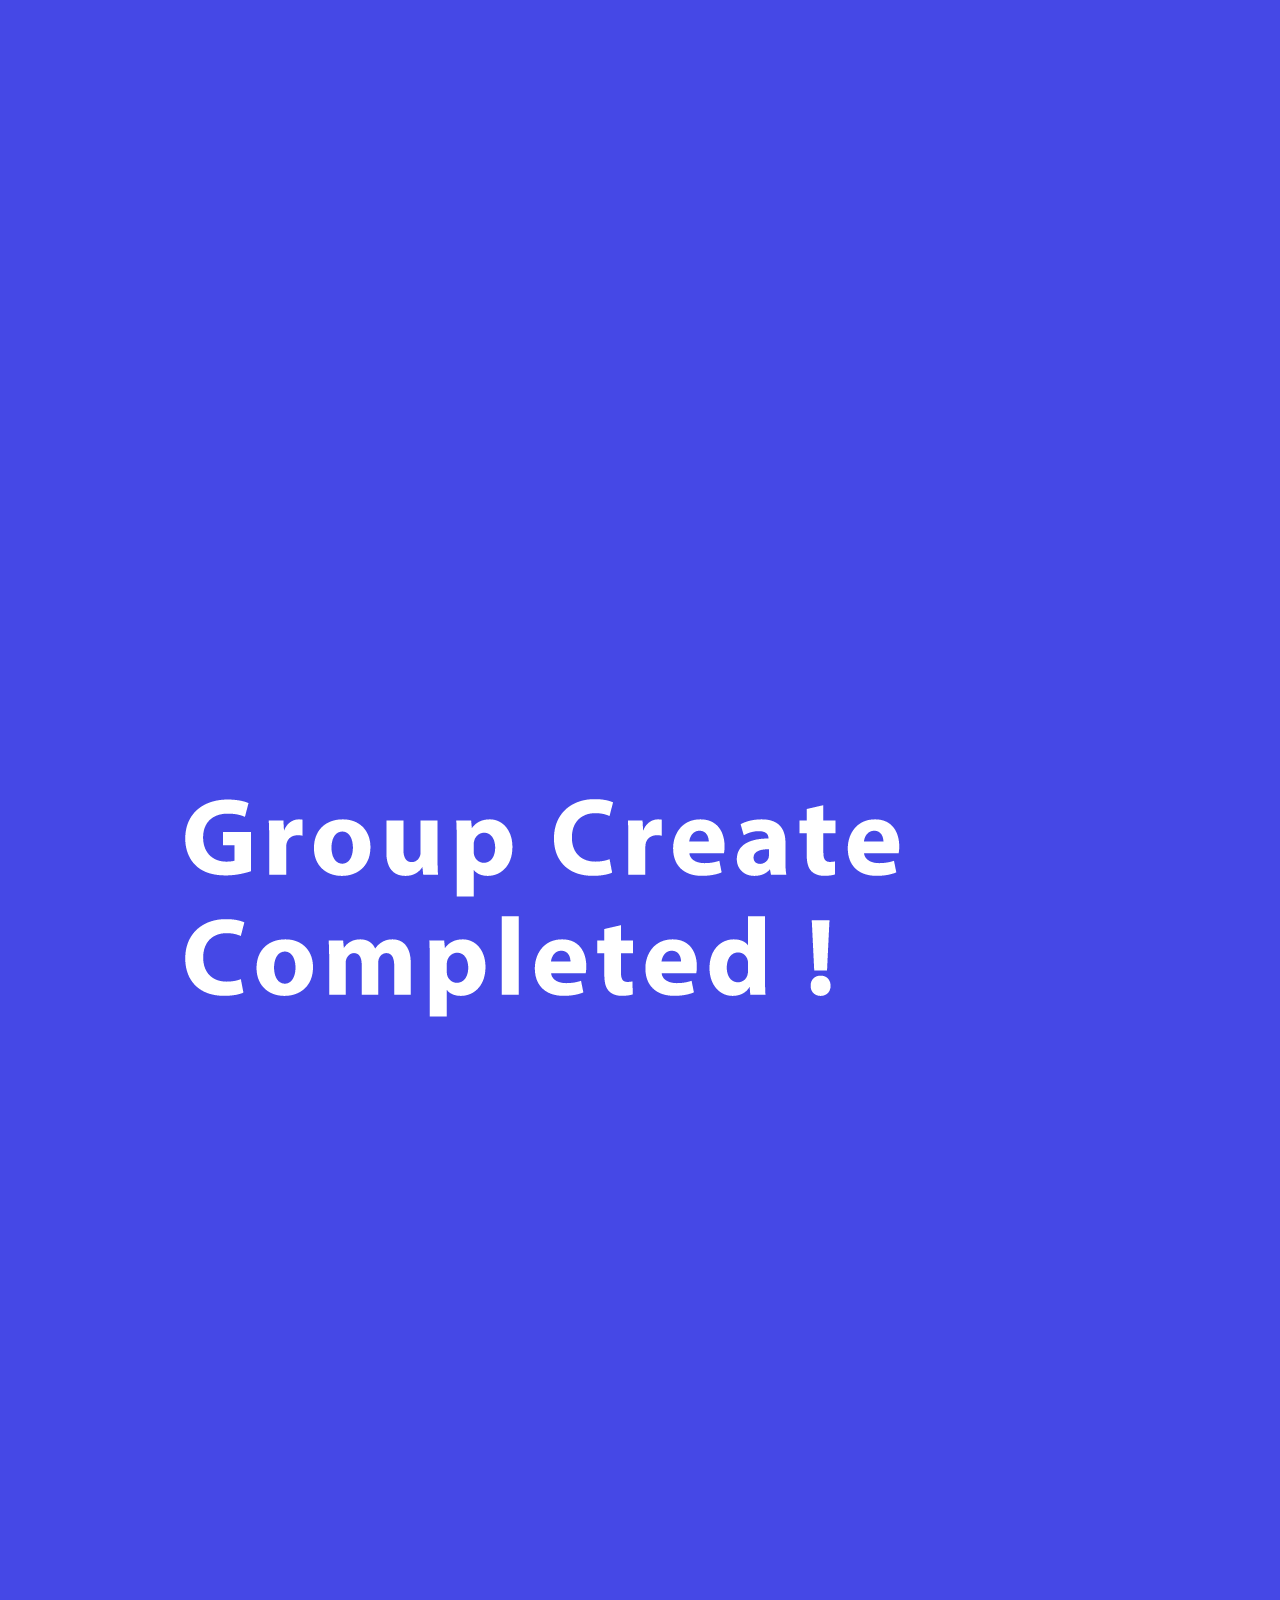
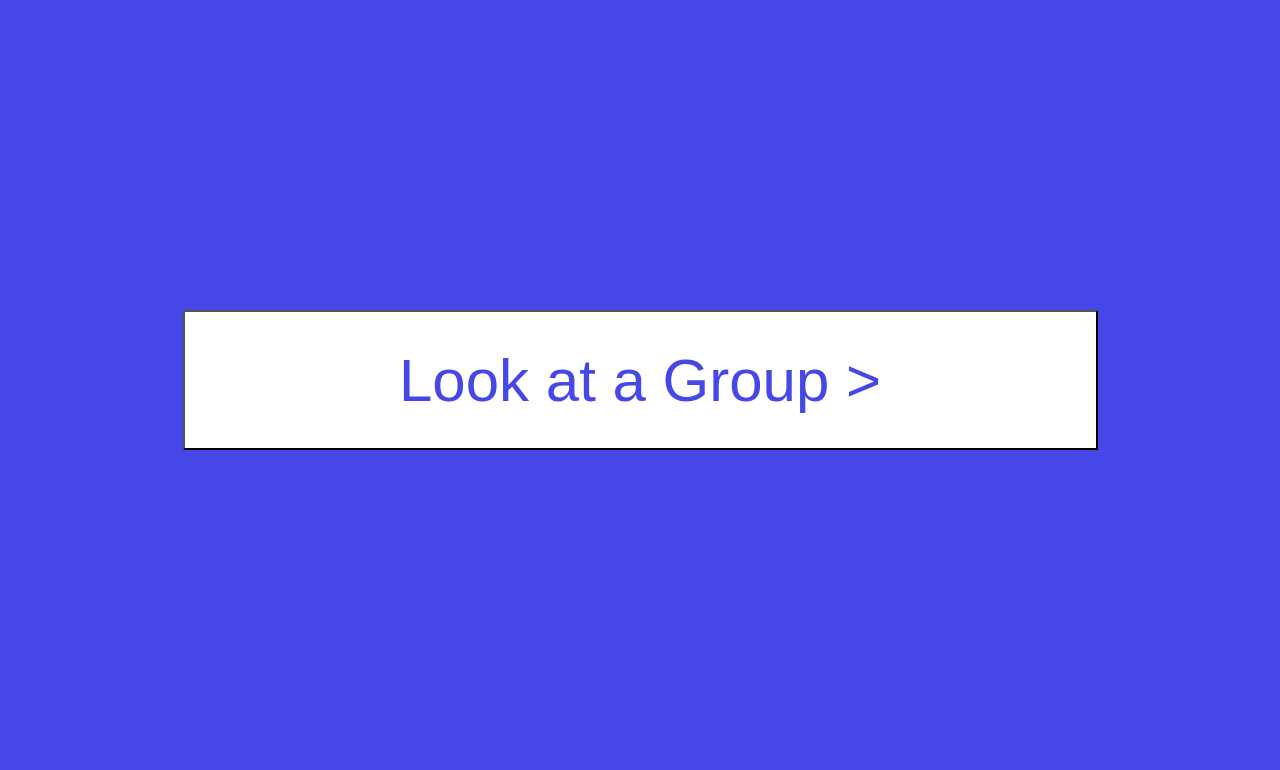
<file: html/done_create_group.html>
<!DOCTYPE html>
<HTML>
    <head>
        <meta charset="utf-8">
        <title>Done create group | BioLabCorp</title>
        <link rel="stylesheet" href="css/done_create_group.css">
    </head>
    <body>
        <div id=doneCreateGroup>
            <div class="mainImage"><!--login_img/IN_06.pngをCSSで指定--></div>

            <div class="moveButton">
                <button type="submit" class="create" onclic="location.href=''">Look at a Group &gt;</button>
                <!--hrefはカレンダー画面に遷移-->
            </div>
        </div>
    </body>
    <footer>

    </footer>
</HTML>
</file>
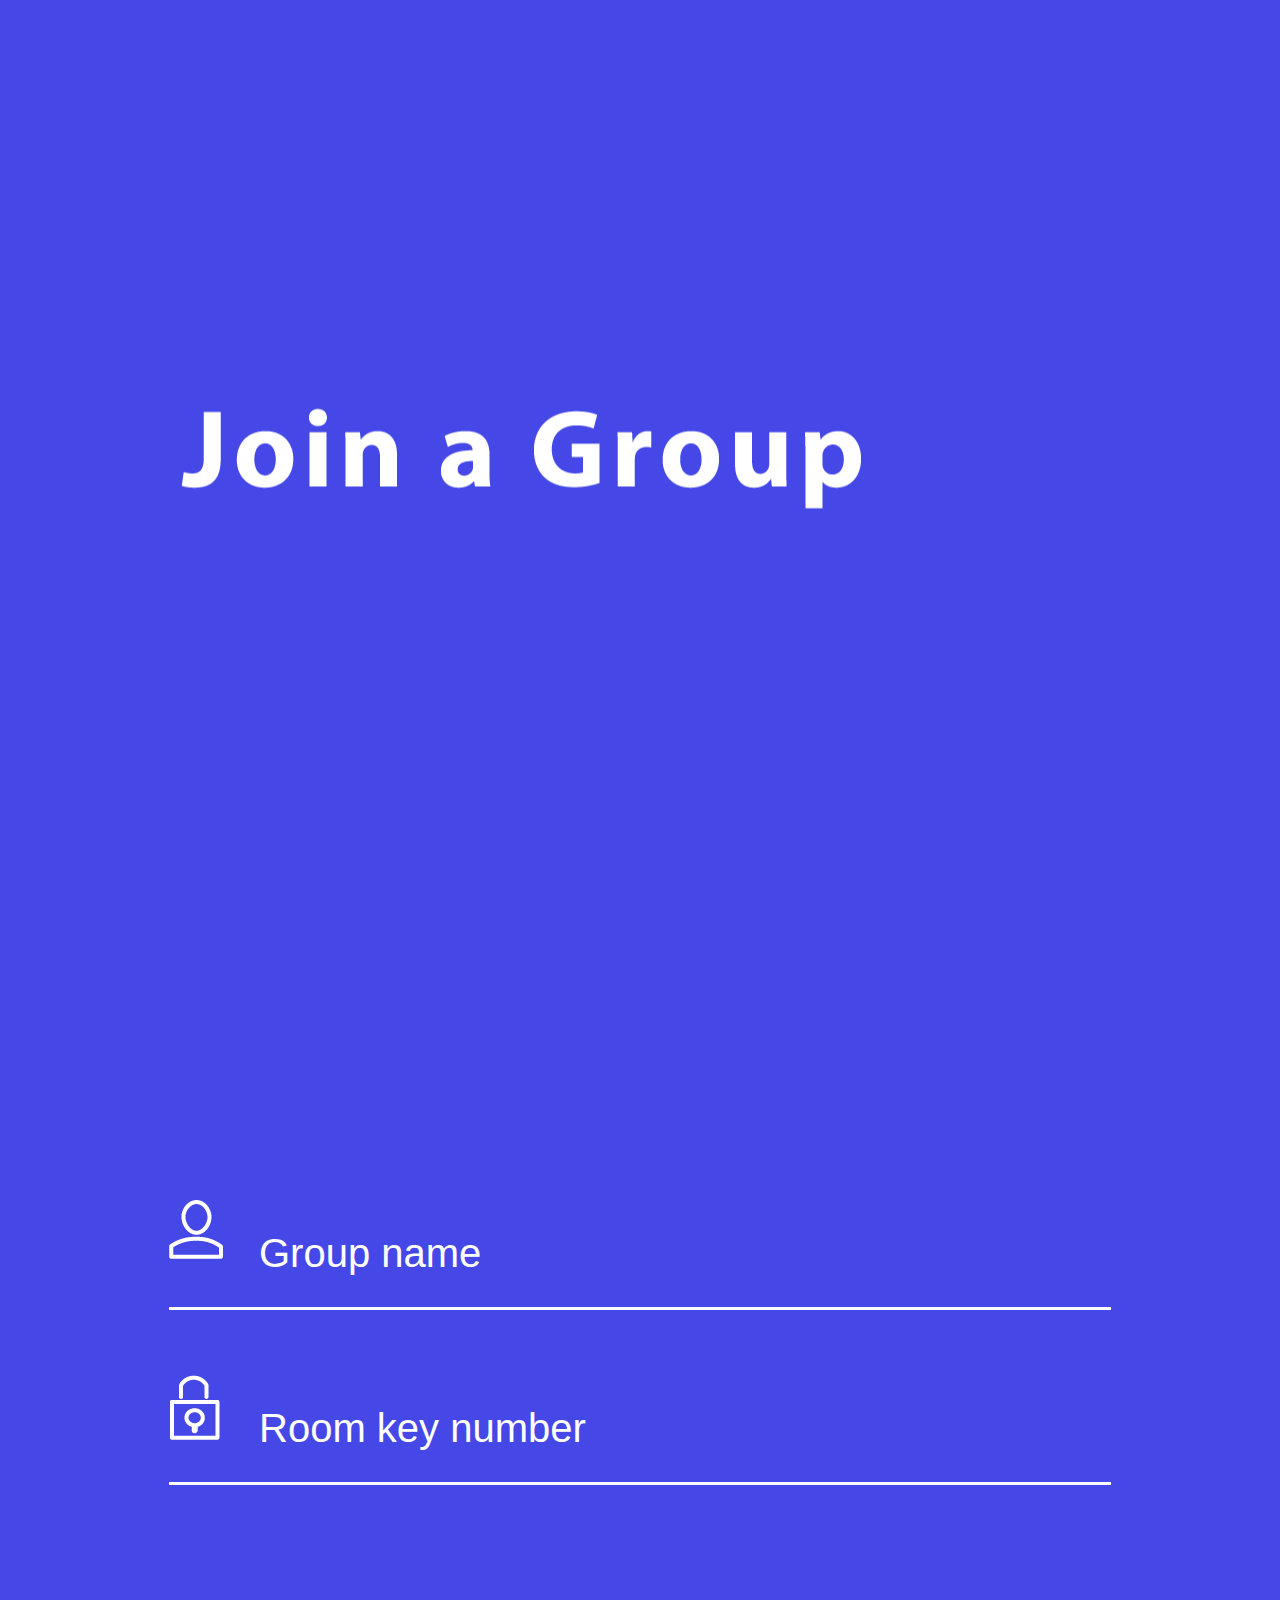
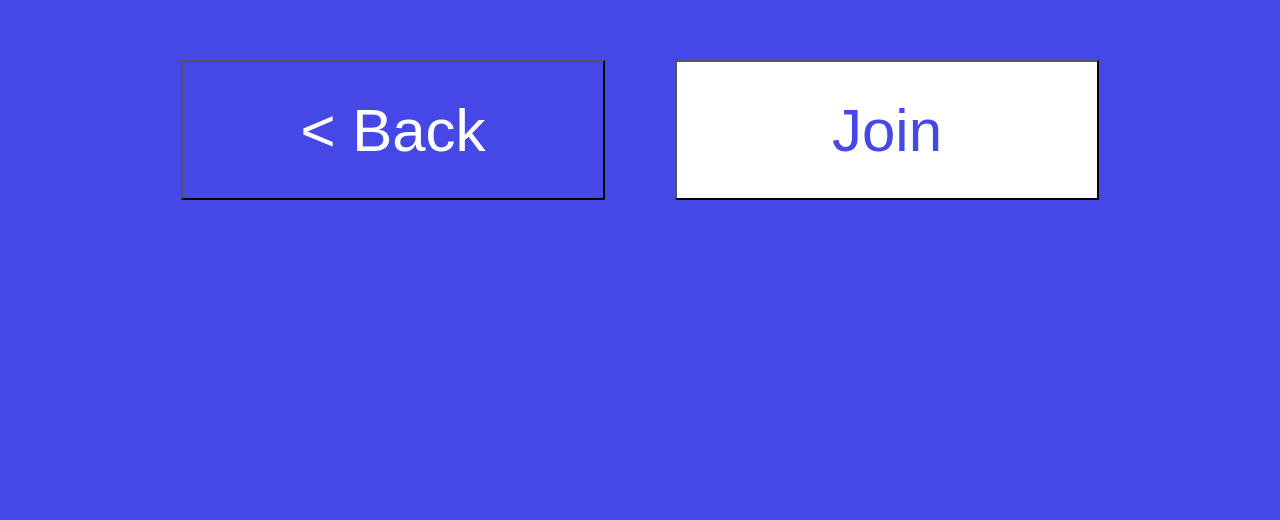
<file: html/entrance_group.html>
<!DOCTYPE html>
<html lang='ja'>
    <head>
        <meta charset="utf-8">
        <title>entrance group | BioLabCorp</title>
        <link rel="stylesheet" href="css/entrance_group.css">
    </head>

    <body>
        <div id="JoinGroup">
            <div class = "mainImage">
                <!--CSSで画像img/login_img/IN_03.pngを挿入-->
            </div>

            <div class="textInput">
                <input class="groupName" type="text" placeholder="Group name" name="groupName">  <!--グループ名(groupName)を格納する-->
            </div>
            <div class="textInput">
                <input class="roomKeyNumber" type="password" placeholder="Room key number" name="keyNumber"> <!--キーナンバー(roomKeyNumber)を格納する-->
            </div>

            <div class="moveButton">
                <button type="submit" class="back" onclick="location.href='select_menu.html'">&lt; Back</button>   <!--リンクを追加-->
                <button type="submit" class="join" onclick="location.href='check_create_group.html'">Join</button>
            </div>
        </div>
    </body>

</html>
</file>
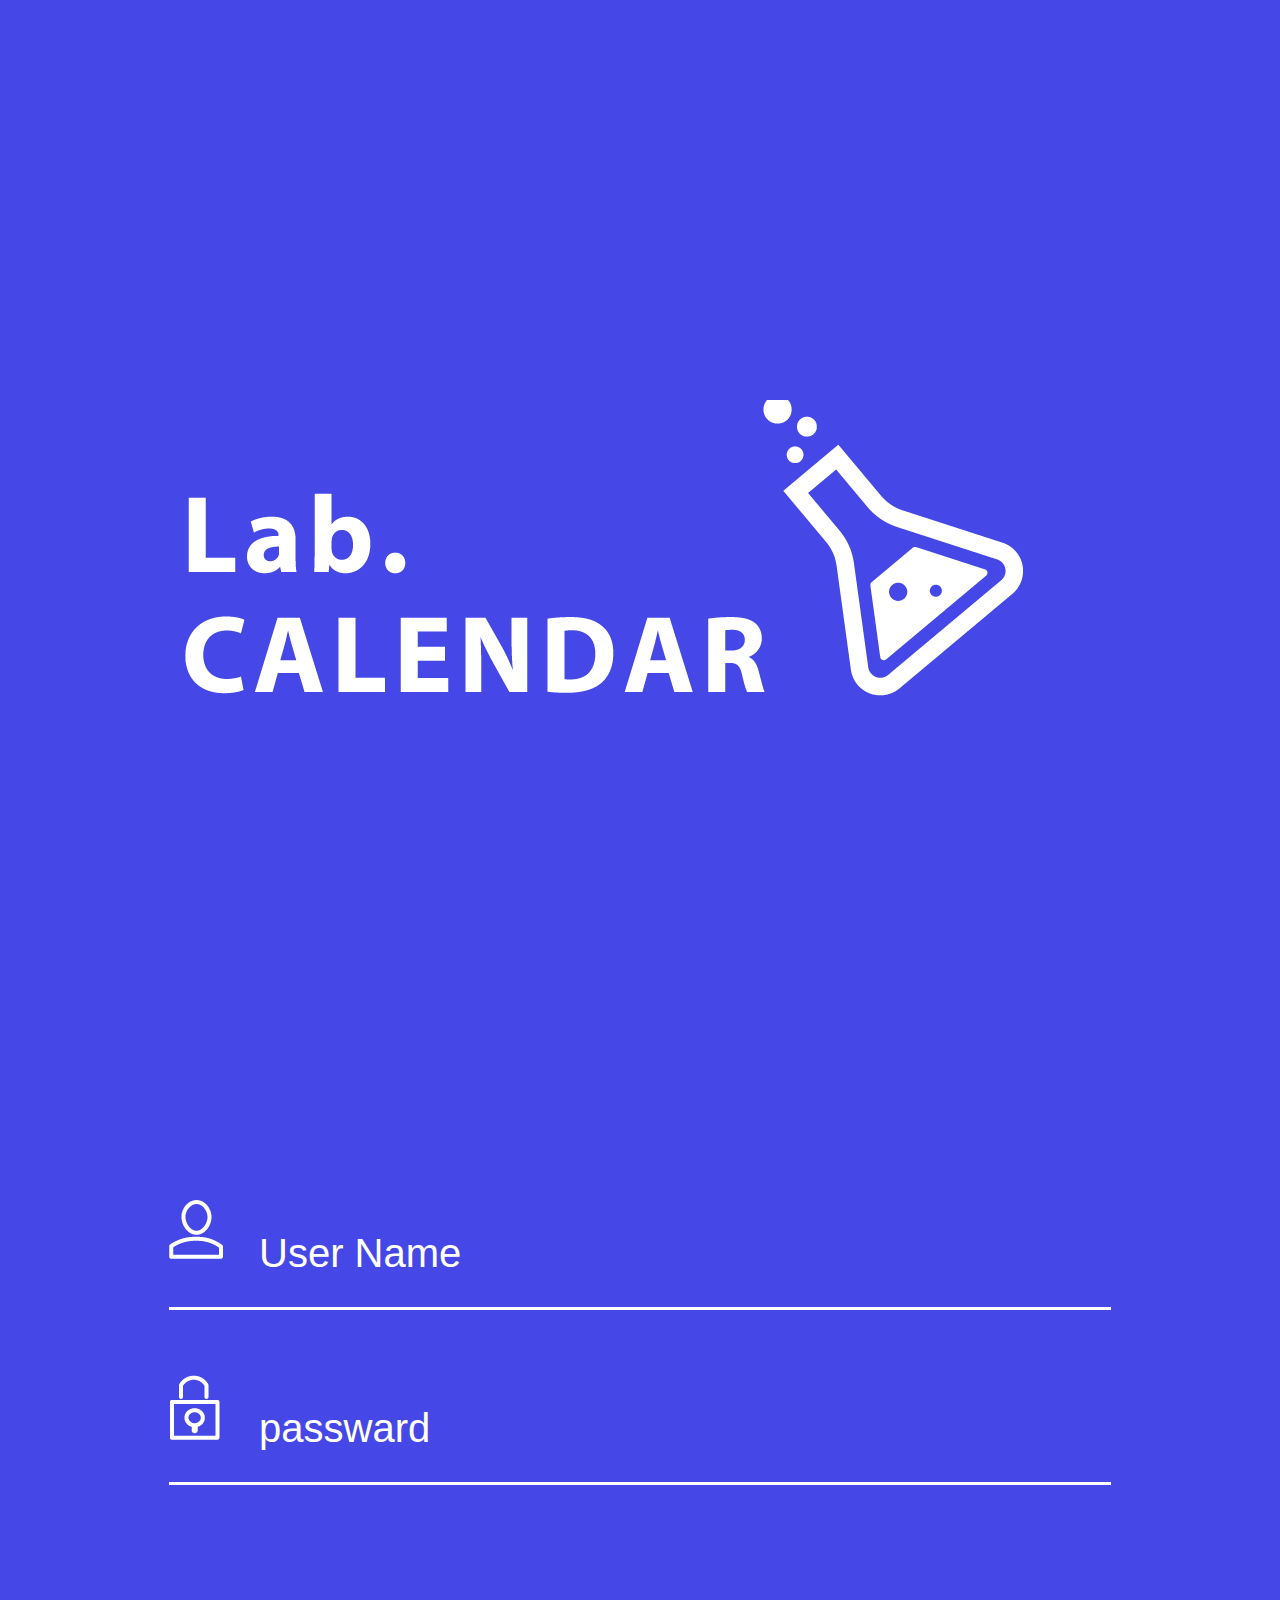
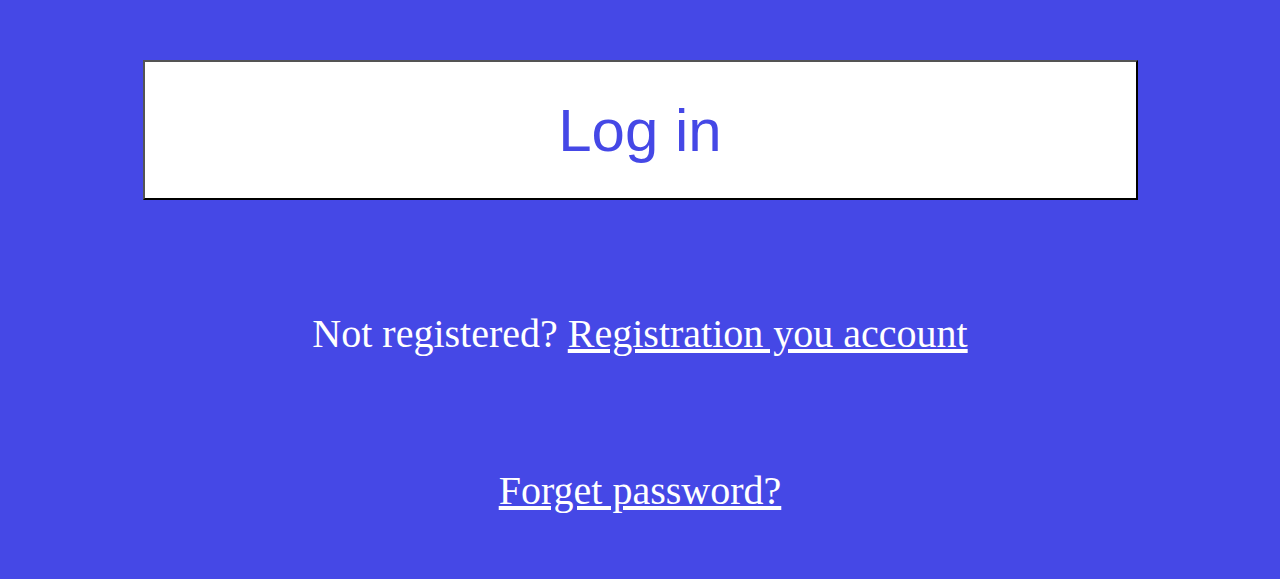
<file: html/login.html>
<!DOCTYPE html>
<html lang='ja'>
    <head>
        <meta charset="utf-8">
        <title>Login | BioLabCorp</title>
        <link rel="stylesheet" href="css/login.css">
    </head>
    
    <body>
        <div id="Log_in">
            <div class = "mainImage">
                <!--CSSで画像を挿入-->
            </div>

			<form action="../cgi-bin/select_menu.py" method="POST">
				<div class="textInput">
					<input class="UserName" type="text" placeholder="User Name" name="UserName">  <!--グループ名(UserName)を格納する-->
				</div>
				<div class="textInput">
					<input class="password" type="password" placeholder="passward" name="password"> <!--キーナンバー(passward)を格納する-->
				</div>

				<div class="LogInButton">
					<button type="submit" class="LogIn">Log in</button>   <!--リンクを追加-->
				</div>

				<div class = "registration">
					Not registered?
					<a href="create_account.html">Registration you account</a>
				</div>
				<div class = "forget_pass">
					<a href="xx.html">Forget password?</a>
				</div>
			</form>
        </div>
    </body>
</html>
</file>
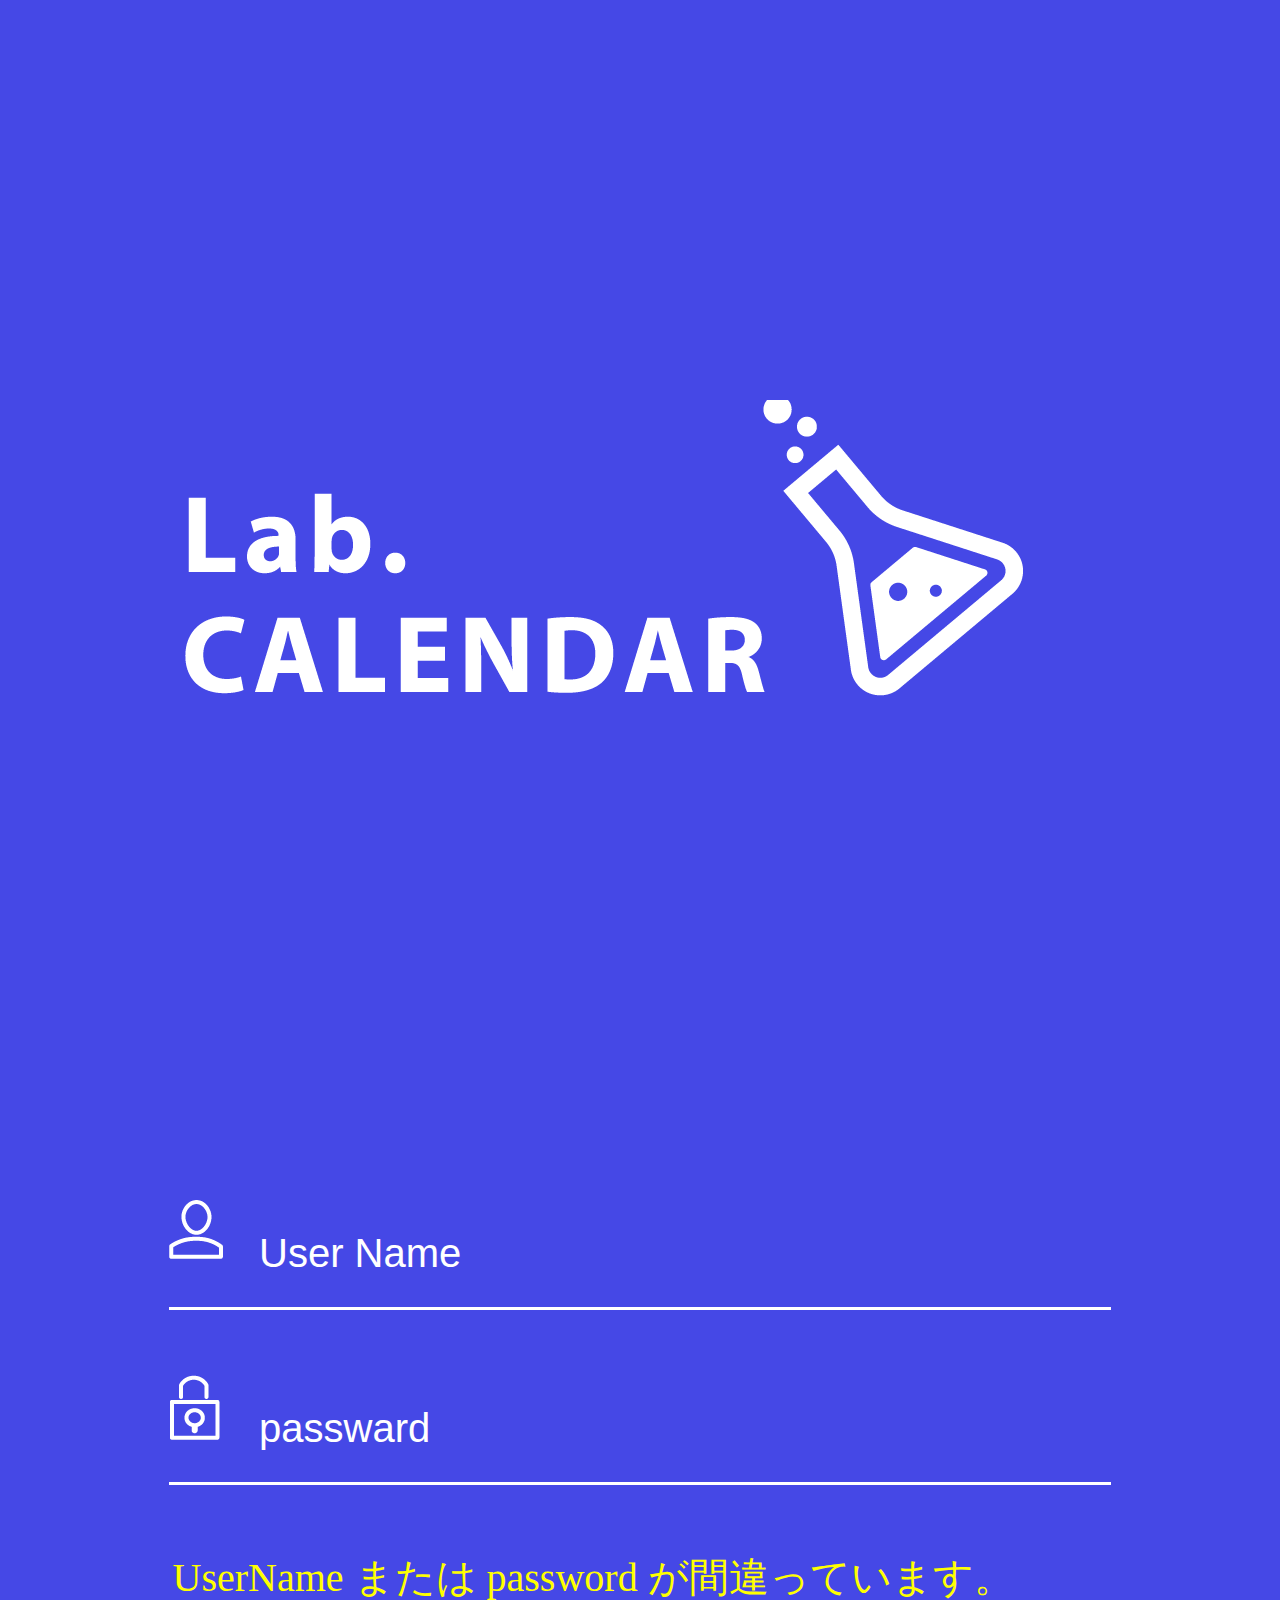
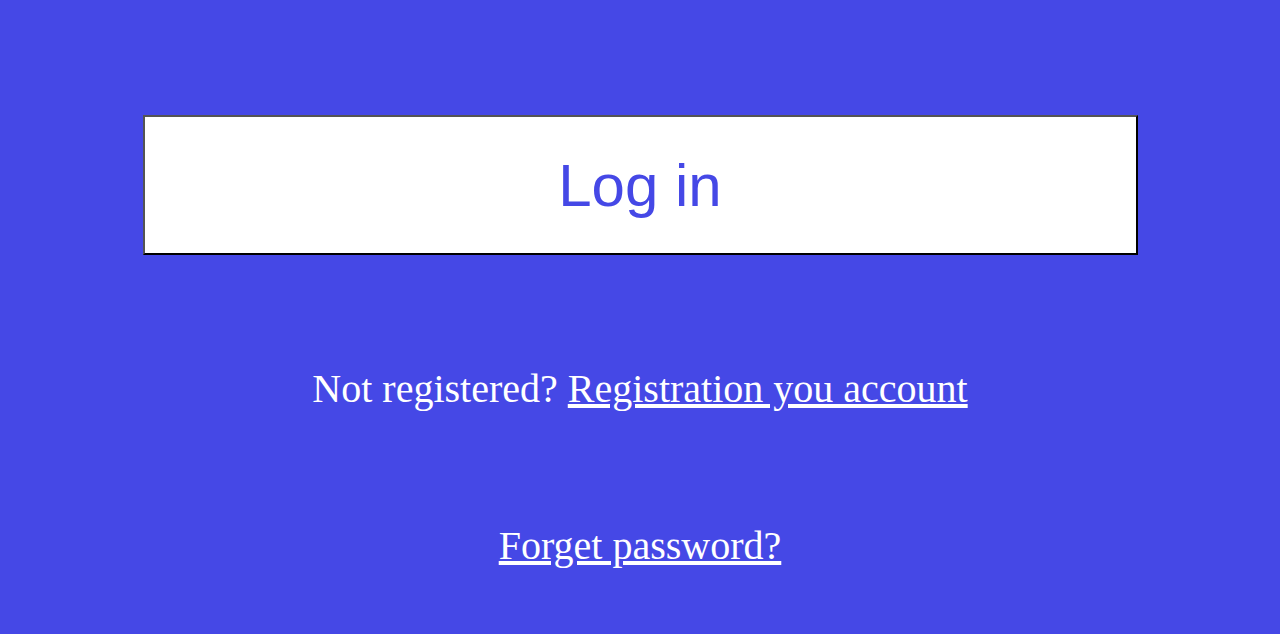
<file: html/login_error.html>
<!DOCTYPE html>
<html lang='ja'>
    <head>
        <meta charset="utf-8">
        <title>Login | BioLabCorp</title>
        <link rel="stylesheet" href="css/login_error.css">
    </head>
    
    <body>
        <div id="Log_in">
            <div class = "mainImage">
                <!--CSSで画像を挿入-->
            </div>

			<form action="../cgi-bin/select_menu.py" method="POST">
				<div class="textInput">
					<input class="UserName" type="text" placeholder="User Name" name="UserName">  <!--グループ名(UserName)を格納する-->
				</div>
				<div class="textInput">
					<input class="password" type="password" placeholder="passward" name="password"> <!--キーナンバー(passward)を格納する-->
				</div>

				<div class="errorMessage">
					UserName または password が間違っています。
				</div>

				<div class="LogInButton">
					<button type="submit" class="LogIn">Log in</button>   <!--リンクを追加-->
				</div>

				<div class = "registration">
					Not registered?
					<a href="create_account.html">Registration you account</a>
				</div>
				<div class = "forget_pass">
					<a href="xx.html">Forget password?</a>
				</div>
			</form>
        </div>
    </body>
</html>
</file>
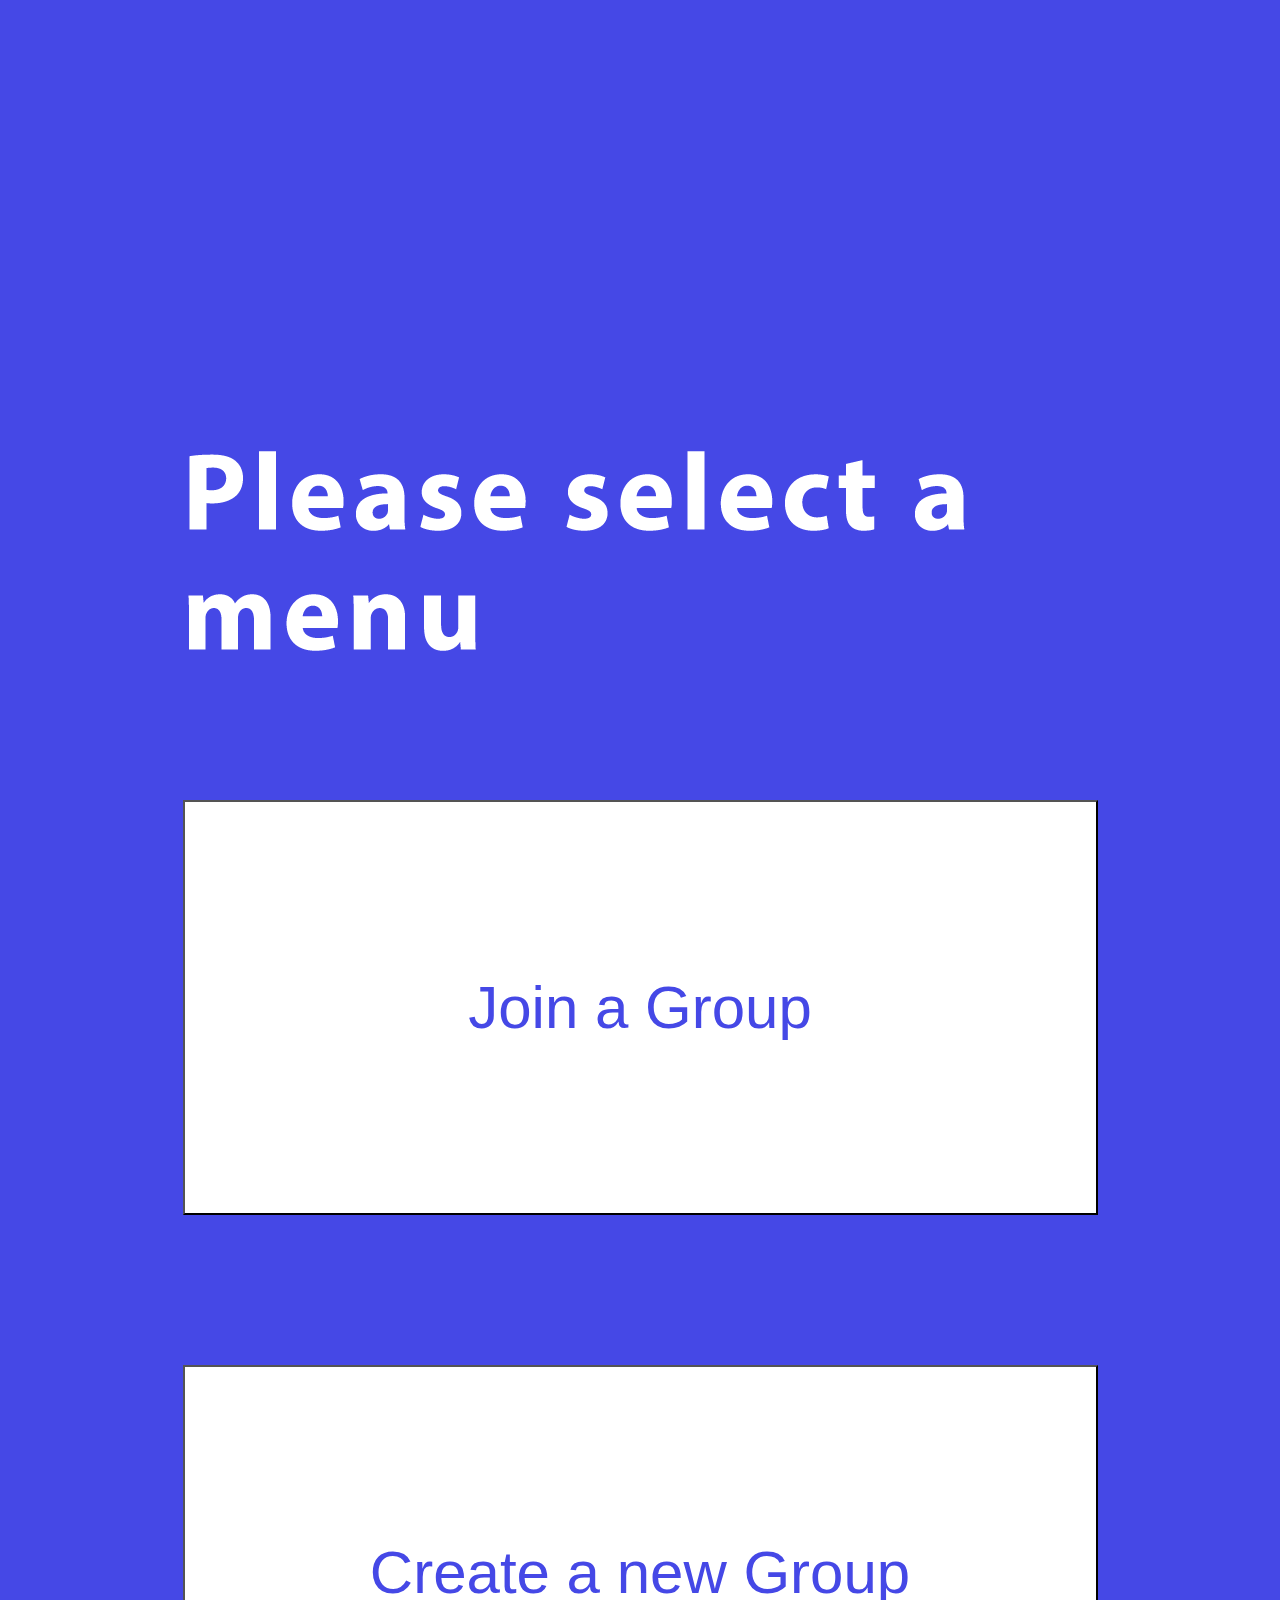
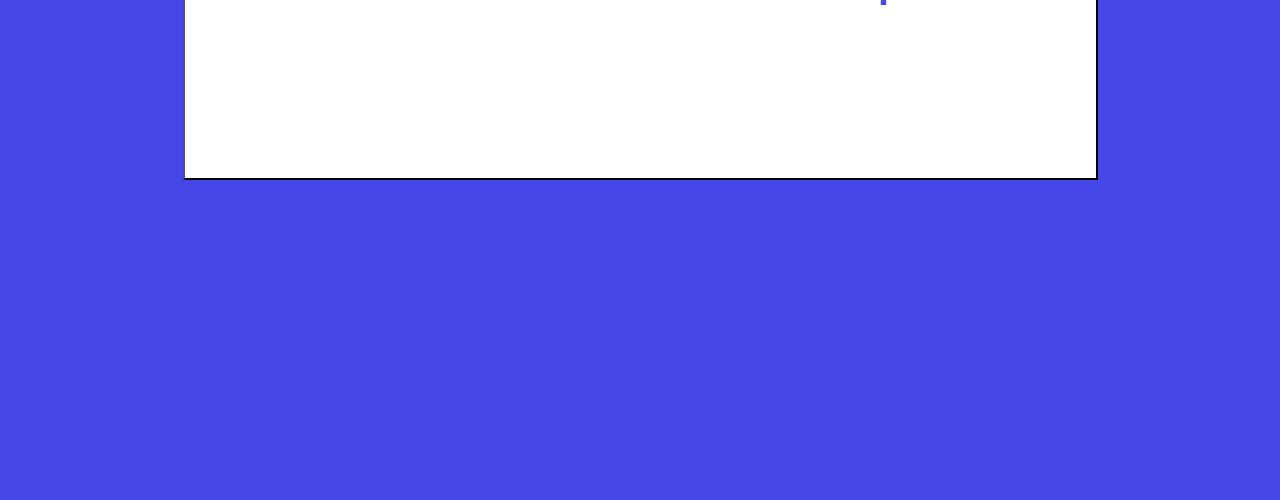
<file: html/select_menu.html>
<!DOCTYPE html>
<html lang='ja'>
    <head>
        <meta charset="utf-8">
        <title>Select menu | BioLabCorp</title>
        <link rel="stylesheet" href="css/select_menu.css">
    </head>

    <body>
        <div id="SelectMenu">
            <div class = "mainImage">
                <!--"img/login_img/IN_02.png"をCSSで指定-->
            </div>

            <div class="JoinGroup">
                <button type="submit" class="JoinGroup" onclick="location.href='../cgi-bin/entrance_group.py'">Join a Group</button>
            </div>
            <div class="CreateGroup">
                <button type="submit" class="CreateGroup" onclick="location.href='create_group.html'">Create a new Group</button>
            </div>
        </div>
    </body>
</html>
</file>
<file: html/css/check_create_account.css>
@charset "utf-8";

body,html {
    width: 100%;
    height: 100%;
}

html {
    background-color: #4548e6;
}

body {
    margin: 0px;
    padding: 0px;
    -webkit-text-size-adjust: 100%;
    text-align: center;
}

#checkCreateGroup {
    display: inline-block;
}

.mainImage {
    margin-top: 400px;
    margin-bottom: 400px;
    width: 995px;
    height: 400px;
    background-image: url(../img/login_img/AC_0102.png);
    background-repeat: no-repeat;
    background-position: center;
}

.textOutput {
    margin-bottom: 65px;
}

input {
    width: 850px;
    height: 105px;
    font-size: 40px;
    background-color: #4548e6;
    color: #ffffff;
    border-bottom: solid;
    border-top: none;
    border-left: none;
    border-right: none;
    padding-left: 90px;
}

::placeholder {
    color: #ffffff;
    /*
    font-family: 'Myriad Pro Semibold';
    フォントはあとで変更
    */
}

input.UserName {
    background-image: url(../img/login_img/login_icon1.png);
    background-repeat: no-repeat;
}

input.email {
    background-image: url(../img/login_img/login_icon2.png);
    background-repeat: no-repeat;
}

input.password {
    background-image: url(../img/login_img/login_icon3.png);
    background-repeat: no-repeat;
}

button {
    margin-top: 110px;
    margin-bottom: 320px;
    width: 425px;
    height: 140px;
    font-size: 60px;
    background-color: #ffffff;
    color: #4548e6;
}

button:hover {
    background-color: #4548e6;
    color: #ffffff;
}

.back {
    margin-right: 30px;
    background-color: #4548e6;
    color: #fff;
}

.next {
    margin-left: 30px;
}
</file>
<file: html/css/check_create_group.css>
@charset "utf-8";

body,html {
    width: 100%;
    height: 100%;
}

html {
    background-color: #4548e6;
}

body {
    margin: 0px;
    padding: 0px;
    -webkit-text-size-adjust: 100%;
    text-align: center;
}

#checkCreateGroup {
    display: inline-block;
}

.mainImage {
    margin-top: 400px;
    margin-bottom: 400px;
    width: 995px;
    height: 400px;
    background-image: url(../img/login_img/IN_0405.png);
    background-repeat: no-repeat;
    background-position: center;
}

.textOutput {
    margin-bottom: 65px;
}

input {
    width: 850px;
    height: 105px;
    font-size: 40px;
    background-color: #4548e6;
    color: #ffffff;
    border-bottom: solid;
    border-top: none;
    border-left: none;
    border-right: none;
    padding-left: 90px;
}

::placeholder {
    color: #ffffff;
    /*
    font-family: 'Myriad Pro Semibold'; 
    フォントはあとで変更
    */
}

input.groupName {
    background-image: url(../img/login_img/login_icon1.png);
    background-repeat: no-repeat;
}

input.roomKeyNumber {
    background-image: url(../img/login_img/login_icon3.png);
    background-repeat: no-repeat;
}

button {
    margin-top: 110px;
    margin-bottom: 320px;
    width: 425px;
    height: 140px;
    font-size: 60px;
    background-color: #ffffff;
    color: #4548e6;
}

button:hover {
    background-color: #4548e6;
    color: #ffffff;
}

.back {
    margin-right: 30px;
    background-color: #4548e6;
    color: #fff;
}

.next {
    margin-left: 30px;
}
</file>
<file: html/css/create_account.css>
@charset "utf-8";

body,html {
    width: 100%;
    height: 100%;
}

html {
    background-color: #4548e6;
}

body {
    margin: 0px;
    padding: 0px;
    -webkit-text-size-adjust: 100%;
    text-align: center;
}

#CreateGroup {
    display: inline-block;
}

.mainImage {
    margin-top: 400px;
    margin-bottom: 400px;
    width: 995px;
    height: 400px;
    background-image: url(../img/login_img/AC_0102.png);
    background-repeat: no-repeat;
    background-position: center;
}

.textInput {
    margin-bottom: 65px;
}

input {
    width: 850px;
    height: 105px;
    font-size: 40px;
    background-color: #4548e6;
    color: #ffffff;
    border-bottom: solid;
    border-top: none;
    border-left: none;
    border-right: none;
    padding-left: 90px;
}

::placeholder {
    color: #ffffff;
    /*
    font-family: 'Myriad Pro Semibold';
    フォントはあとで変更
    */
}

input.username {
    background-image: url(../img/login_img/login_icon1.png);
    background-repeat: no-repeat;
}

input.email {
    background-image: url(../img/login_img/login_icon2.png);
    background-repeat: no-repeat;
}


input.password{
    background-image: url(../img/login_img/login_icon3.png);
    background-repeat: no-repeat;
}

button {
    margin-top: 110px;
    margin-bottom: 320px;
    width: 424px;
    height: 140px;
    font-size: 60px;
    background-color: #4548e6;
    color: #ffffff;
}

button:hover {
    background-color: #4548e6;
    color: #ffffff;
}

.back {
    margin-right: 30px;
}

.next {
    margin-left: 30px;
}
</file>
<file: html/css/create_account_error.css>
@charset "utf-8";

body,html {
    width: 100%;
    height: 100%;
}

html {
    background-color: #4548e6;
}

body {
    margin: 0px;
    padding: 0px;
    -webkit-text-size-adjust: 100%;
    text-align: center;
}

#CreateGroup {
    display: inline-block;
}

.mainImage {
    margin-top: 400px;
    margin-bottom: 400px;
    width: 995px;
    height: 400px;
    background-image: url(../img/login_img/AC_0102.png);
    background-repeat: no-repeat;
    background-position: center;
}

.textInput {
    margin-bottom: 65px;
}

input {
    width: 850px;
    height: 105px;
    font-size: 40px;
    background-color: #4548e6;
    color: #ffffff;
    border-bottom: solid;
    border-top: none;
    border-left: none;
    border-right: none;
    padding-left: 90px;
}

::placeholder {
    color: #ffffff;
    /*
    font-family: 'Myriad Pro Semibold';
    フォントはあとで変更
    */
}

input.username {
    background-image: url(../img/login_img/login_icon1.png);
    background-repeat: no-repeat;
}

input.email {
    background-image: url(../img/login_img/login_icon2.png);
    background-repeat: no-repeat;
}


input.password{
    background-image: url(../img/login_img/login_icon3.png);
    background-repeat: no-repeat;
}

button {
    margin-top: 110px;
    margin-bottom: 320px;
    width: 424px;
    height: 140px;
    font-size: 60px;
    background-color: #4548e6;
    color: #ffffff;
}

button:hover {
    background-color: #4548e6;
    color: #ffffff;
}

.errorMessage {
    color: yellow;
    font-size: 40px;
}

.back {
    margin-right: 30px;
}

.next {
    margin-left: 30px;
}
</file>
<file: html/css/create_group.css>
@charset "utf-8";

body,html {
    width: 100%;
    height: 100%;
}

html {
    background-color: #4548e6;
}

body {
    margin: 0px;
    padding: 0px;
    -webkit-text-size-adjust: 100%;
    text-align: center;
}

#CreateGroup {
    display: inline-block;
}

.mainImage {
    margin-top: 400px;
    margin-bottom: 400px;
    width: 995px;
    height: 400px;
    background-image: url(../img/login_img/IN_0405.png);
    background-repeat: no-repeat;
    background-position: center;
}

.textInput {
    margin-bottom: 65px;
}

input {
    width: 850px;
    height: 105px;
    font-size: 40px;
    background-color: #4548e6;
    color: #ffffff;
    border-bottom: solid;
    border-top: none;
    border-left: none;
    border-right: none;
    padding-left: 90px;
}

::placeholder {
    color: #ffffff;
    /*
    font-family: 'Myriad Pro Semibold'; 
    フォントはあとで変更
    */
}

input.groupName {
    background-image: url(../img/login_img/login_icon1.png);
    background-repeat: no-repeat;
}

input.roomKeyNumber {
    background-image: url(../img/login_img/login_icon3.png);
    background-repeat: no-repeat;
}

button {
    margin-top: 110px;
    margin-bottom: 320px;
    width: 424px;
    height: 140px;
    font-size: 60px;
    background-color: #4548e6;
    color: #ffffff;
}

button:hover {
    background-color: #4548e6;
    color: #ffffff;
}

.back {
    margin-right: 30px;
}

.next {
    margin-left: 30px;
}
</file>
<file: html/css/create_group_error.css>
@charset "utf-8";

body,html {
    width: 100%;
    height: 100%;
}

html {
    background-color: #4548e6;
}

body {
    margin: 0px;
    padding: 0px;
    -webkit-text-size-adjust: 100%;
    text-align: center;
}

#CreateGroup {
    display: inline-block;
}

.mainImage {
    margin-top: 400px;
    margin-bottom: 400px;
    width: 995px;
    height: 400px;
    background-image: url(../img/login_img/IN_0405.png);
    background-repeat: no-repeat;
    background-position: center;
}

.textInput {
    margin-bottom: 65px;
}

input {
    width: 850px;
    height: 105px;
    font-size: 40px;
    background-color: #4548e6;
    color: #ffffff;
    border-bottom: solid;
    border-top: none;
    border-left: none;
    border-right: none;
    padding-left: 90px;
}

::placeholder {
    color: #ffffff;
    /*
    font-family: 'Myriad Pro Semibold';
    フォントはあとで変更
    */
}

input.groupName {
    background-image: url(../img/login_img/login_icon1.png);
    background-repeat: no-repeat;
}

input.roomKeyNumber {
    background-image: url(../img/login_img/login_icon3.png);
    background-repeat: no-repeat;
}

p.error_massage{
    /*
    font-size: 40px;
    color:white;
    background-color: black;
    */
}

button {
    margin-top: 110px;
    margin-bottom: 320px;
    width: 424px;
    height: 140px;
    font-size: 60px;
    background-color: #4548e6;
    color: #ffffff;
}

button:hover {
    background-color: #4548e6;
    color: #ffffff;
}

.back {
    margin-right: 30px;
}

.next {
    margin-left: 30px;
}
</file>
<file: html/css/done_create_account.css>
@charset "utf-8";

body,html {
    width: 100%;
    height: 100%;
}

html {
    background-color: #4548e6;
}

body {
    margin: 0px;
    padding: 0px;
    -webkit-text-size-adjust: 100%;
    text-align: center;
}

.mainImage {

    margin-top: 750px;
    margin-bottom: 650px;
    width: 995px;
    height: 400px;
    background-image: url(../img/login_img/AC_03.png);
    background-repeat: no-repeat;
    background-position: center;
}

button {
    margin-top: 110px;
    margin-bottom: 320px;
    width: 915px;
    height: 140px;
    font-size: 60px;
    background-color: #ffffff;
    color: #4548e6;
}

button:hover {
    background-color: #ffffff;
    color: #4548e6;
}
</file>
<file: html/css/done_create_group.css>
@charset "utf-8";

body,html {
    width: 100%;
    height: 100%;
}

html {
    background-color: #4548e6;
}

body {
    margin: 0px;
    padding: 0px;
    -webkit-text-size-adjust: 100%;
    text-align: center;
}

#doneCreateGroup {
    display: inline-block;
}

.mainImage {
    margin-top: 750px;
    margin-bottom: 650px;
    width: 995px;
    height: 400px;
    background-image: url(../img/login_img/IN_06.png);
    background-repeat: no-repeat;
    background-position: center;
}

button {
    margin-top: 110px;
    margin-bottom: 320px;
    width: 915px;
    height: 140px;
    font-size: 60px;
    background-color: #ffffff;
    color: #4548e6;
}

button:hover {
    background-color: #ffffff;
    color: #4548e6;
}
</file>
<file: html/css/entrance_group.css>
@charset "utf-8";

body,html {
	width:100%;
	height:100%;
}
body {
	background: #4548e6;
	margin: 0px;
	padding: 0px;
	color: white;
	font-size: 40px;
	-webkit-text-size-adjust: 100%;
	text-align: center;
	/*letter-spacing: 0.5px;<--!文字間-->*/
	/*font-family: ****;*/	/*フォント種類*/
	/*line-height: 2;	*/	/*行間*/
}

#JoinGroup {
    display: inline-block;
}

.mainImage {
    margin-top: 400px;
    margin-bottom: 400px;
    width: 995px;
    height: 400px;
    background-image: url(../img/login_img/IN_03.png);
    background-repeat: no-repeat;
    background-position: center;
}

.textInput {
    margin-bottom: 65px;
}
input {
    width: 850px;
    height: 105px;
    font-size: 40px;
    background-color: #4548e6;
    color: #ffffff;
    border-bottom: solid;
    border-top: none;
    border-left: none;
    border-right: none;
    padding-left: 90px;
}
::placeholder {
    color: #ffffff;
    /*font-family: 'Myriad Pro Semibold';
    フォントはあとで変更*/
}

input.groupName {
    background-image: url(../img/login_img/login_icon1.png);
    background-repeat: no-repeat;
}
input.roomKeyNumber {
    background-image: url(../img/login_img/login_icon3.png);
    background-repeat: no-repeat;
}

button {
    margin-top: 110px;
    margin-bottom: 320px;
    width: 424px;
    height: 140px;
    font-size: 60px;
}
.back {
    margin-right: 30px;
	background-color: #4548e6;
    color: White;

}
button.back:hover {
    background-color: #4548e6;
    color: White;
}

.join {
    margin-left: 30px;
	background-color: White;
    color: #4548e6;

}
button.join:hover {
	background-color: White;
    color: #4548e6;
}
</file>
<file: html/css/login.css>
@charset "utf-8";

body,html {
	width:100%;
	height:100%;
}
body {
	background: #4548e6;
	margin: 0px;
	padding: 0px;
	color: white;
	font-size: 40px;
	-webkit-text-size-adjust: 100%;
	text-align: center;
	/*letter-spacing: 0.5px;<--!文字間-->*/
	/*font-family: ****;*/	/*フォント種類*/
	/*line-height: 2;	*/	/*行間*/
}

#Log_in{
	display:inline-block;
}
.mainImage{
	margin-top: 400px;
    margin-bottom: 400px;
    width: 995px;
    height: 400px;
    background-image: url(../img/login_img/IN_01.png);
    background-repeat: no-repeat;
    background-position: center;
}

.textInput {
    margin-bottom: 65px;
}
input {
    width: 850px;
    height: 105px;
	font-size: 40px;
    background-color: #4548e6;
    color: White;
    border-bottom: solid;
    border-top: none;
    border-left: none;
    border-right: none;
    padding-left: 90px;
}
::placeholder {
    color: #ffffff;
    /*
    font-family: 'Myriad Pro Semibold';
    フォントはあとで変更
    */
}
input.UserName {
    background-image: url(../img/login_img/login_icon1.png);
    background-repeat: no-repeat;
}
input.password {
    background-image: url(../img/login_img/login_icon3.png);
    background-repeat: no-repeat;
}

button {
    margin-top: 110px;
    margin-bottom: 110px;
    width: 995px;
    height: 140px;
    font-size: 60px;
    background-color: White;
    color: #4548e6;
}
button:hover {
	background-color: White;
    color: #4548e6;
}

.registration{
	margin-bottom: 110px;
}
.registration a{
	color: white;
}
.forget_pass{
	margin-bottom: 65px;
}
.forget_pass a{
	color: white;
}
</file>
<file: html/css/login_error.css>
@charset "utf-8";

body,html {
	width:100%;
	height:100%;
}
body {
	background: #4548e6;
	margin: 0px;
	padding: 0px;
	color: white;
	font-size: 40px;
	-webkit-text-size-adjust: 100%;
	text-align: center;
	/*letter-spacing: 0.5px;<--!文字間-->*/
	/*font-family: ****;*/	/*フォント種類*/
	/*line-height: 2;	*/	/*行間*/
}

#Log_in{
	display:inline-block;
}
.mainImage{
	margin-top: 400px;
    margin-bottom: 400px;
    width: 995px;
    height: 400px;
    background-image: url(../img/login_img/IN_01.png);
    background-repeat: no-repeat;
    background-position: center;
}

.textInput {
    margin-bottom: 65px;
}
input {
    width: 850px;
    height: 105px;
	font-size: 40px;
    background-color: #4548e6;
    color: White;
    border-bottom: solid;
    border-top: none;
    border-left: none;
    border-right: none;
    padding-left: 90px;
}

.errorMessage {
    color: yellow;
    font-size: 40px;
    text-align: left;
    margin-left: 30px;
}

::placeholder {
    color: #ffffff;
    /*
    font-family: 'Myriad Pro Semibold';
    フォントはあとで変更
    */
}

input.UserName {
    background-image: url(../img/login_img/login_icon1.png);
    background-repeat: no-repeat;
}

input.password {
    background-image: url(../img/login_img/login_icon3.png);
    background-repeat: no-repeat;
}

button {
    margin-top: 110px;
    margin-bottom: 110px;
    width: 995px;
    height: 140px;
    font-size: 60px;
    background-color: White;
    color: #4548e6;
}
button:hover {
	background-color: White;
    color: #4548e6;
}

.registration{
	margin-bottom: 110px;
}
.registration a{
	color: white;
}
.forget_pass{
	margin-bottom: 65px;
}
.forget_pass a{
	color: white;
}
</file>
<file: html/css/select_menu.css>
@charset "utf-8";

body,html {
	width:100%;
	height:100%;
}
body {
	background: #4548e6;
	margin: 0px;
	padding: 0px;
	color: white;
	font-size: 40px;
	-webkit-text-size-adjust: 100%;
	text-align: center;
	/*letter-spacing: 0.5px;<--!文字間-->*/
	/*font-family: ****;*/	/*フォント種類*/
	/*line-height: 2;	*/	/*行間*/
}

#SelectMenu{
	display:inline-block;
}

.mainImage{
	margin-top: 400px;
    width: 995px;
    height: 400px;
    background-image: url(../img/login_img/IN_02.png);
    background-repeat: no-repeat;
    background-position: center;
}

button {
    width: 915px;
    height: 415px;
    font-size: 60px;
    background-color: White;
    color: #4548e6;
}
button:hover {
	background-color: White;
    color: #4548e6;
}
button.JoinGroup{
	margin-bottom: 150px;
}
button.CreateGroup{
	margin-bottom: 320px;
}
</file>
